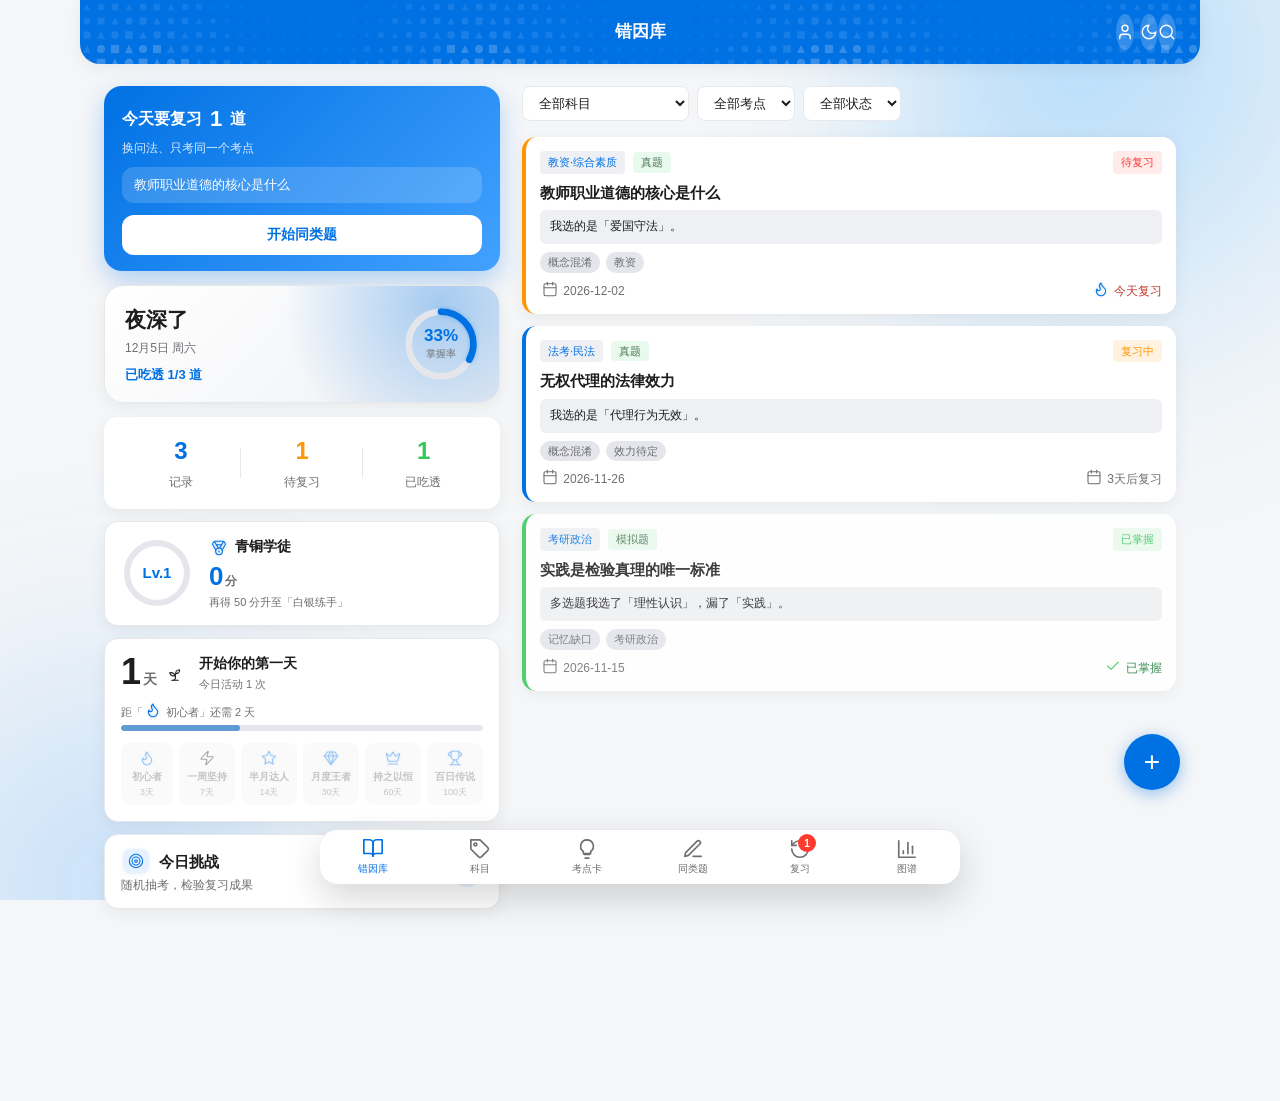
<file: index.html>
<!DOCTYPE html>
<html lang="zh-CN">
<head>
    <meta charset="UTF-8">
    <meta name="viewport" content="width=device-width, initial-scale=1.0, maximum-scale=1.0, user-scalable=no">
    <title>错因档案 · 考前只补真正薄弱的地方</title>

    <!-- PWA：可安装、独立窗口、iOS 主屏图标 -->
    <link rel="manifest" href="manifest.webmanifest">
    <link rel="icon" href="assets/icon-192.png">
    <meta name="theme-color" content="#f5f5f7">
    <meta name="mobile-web-app-capable" content="yes">
    <meta name="apple-mobile-web-app-capable" content="yes">
    <meta name="apple-mobile-web-app-status-bar-style" content="default">
    <meta name="apple-mobile-web-app-title" content="错因">
    <link rel="apple-touch-icon" href="assets/icon-180.png">

    <!-- 代码高亮：已本地化到 vendor/，离线可用；6 种语言都在 common 构建里，
         原先额外加载的 languages/*.min.js 是冗余的，已移除。
         integrity 与文件内容绑定，替换文件时需同步更新（见 scripts/make-icons.mjs 说明）。 -->
    <link rel="stylesheet" href="vendor/highlight/atom-one-light.min.css?v=13"
          integrity="sha384-w6Ujm1VWa9HYFqGc89oAPn/DWDi2gUamjNrq9DRvEYm2X3ClItg9Y9xs1ViVo5b5">
    <script src="vendor/highlight/highlight.min.js?v=13" defer
            integrity="sha384-F/bZzf7p3Joyp5psL90p/p89AZJsndkSoGwRpXcZhleCWhd8SnRuoYo4d0yirjJp"></script>

    <link rel="stylesheet" href="style.css?v=13">
</head>
<body>
<!-- 环境氛围光斑（玻璃拟态背景） -->
<div class="ambient" aria-hidden="true"></div>
<!-- 顶部标题栏 -->
<header class="app-header">
    <canvas class="header-canvas" id="headerCanvas"></canvas>
    <div class="header-left">
        <button class="icon-btn" id="backBtn" style="display:none"><svg viewBox="0 0 24 24" fill="none" stroke="currentColor" stroke-width="1.8" stroke-linecap="round" stroke-linejoin="round"><path d="m12 19-7-7 7-7"/><path d="M19 12H5"/></svg></button>
    </div>
    <h1 class="header-title" id="pageTitle">代码错题集</h1>
    <div class="header-right">
        <button class="icon-btn" id="accountBtn" title="账号与同步"><svg viewBox="0 0 24 24" fill="none" stroke="currentColor" stroke-width="1.8" stroke-linecap="round" stroke-linejoin="round"><path d="M19 21v-2a4 4 0 0 0-4-4H9a4 4 0 0 0-4 4v2"/><circle cx="12" cy="7" r="4"/></svg></button>
        <button class="icon-btn" id="themeToggleBtn" title="切换深色模式"><svg viewBox="0 0 24 24" fill="none" stroke="currentColor" stroke-width="1.8" stroke-linecap="round" stroke-linejoin="round"><path d="M12 3a6 6 0 0 0 9 9 9 9 0 1 1-9-9Z"/></svg></button>
        <button class="icon-btn" id="searchBtn"><svg viewBox="0 0 24 24" fill="none" stroke="currentColor" stroke-width="1.8" stroke-linecap="round" stroke-linejoin="round"><circle cx="11" cy="11" r="8"/><path d="m21 21-4.3-4.3"/></svg></button>
    </div>
</header>

<!-- 主内容区 -->
<main class="app-main" id="appMain">

    <!-- 首页：错题列表 -->
    <section class="page active" id="pageHome">
        <!-- 桌面端：这两栏会在 >=900px 时并排（左：任务/概览，右：列表） -->
        <div class="home-side">
        <!-- 今日任务：首屏第一屏就回答"我现在该做什么" -->
        <div class="today-task" id="todayTask"></div>
        <div class="hero-card" id="heroCard">
            <div class="hero-greeting">
                <div class="hero-hi" id="heroGreeting">你好</div>
                <div class="hero-date" id="heroDate"></div>
                <div class="hero-sub" id="heroSub">记录第一道错题，开始成长</div>
            </div>
            <div class="hero-ring">
                <svg viewBox="0 0 80 80" class="progress-ring">
                    <circle class="progress-ring-bg" cx="40" cy="40" r="34"></circle>
                    <circle class="progress-ring-fill" id="heroRingFill" cx="40" cy="40" r="34"></circle>
                </svg>
                <div class="hero-ring-center">
                    <span class="hero-ring-num" id="heroRingNum">0%</span>
                    <span class="hero-ring-label" data-field="ringLabel">掌握率</span>
                </div>
            </div>
        </div>
        <div class="stats-bar">
            <div class="stat-item">
                <span class="stat-num" id="totalCount">0</span>
                <span class="stat-label" data-field="statTotal">总错题</span>
            </div>
            <div class="stat-item">
                <span class="stat-num" id="reviewCount">0</span>
                <span class="stat-label" data-field="statPending">待复习</span>
            </div>
            <div class="stat-item">
                <span class="stat-num" id="masteredCount">0</span>
                <span class="stat-label" data-field="statMastered">已掌握</span>
            </div>
        </div>
        <div class="points-card" id="pointsCard"></div>
        <div class="streak-bar" id="streakBar"></div>
        <div class="challenge-card" id="challengeCard" onclick="openChallenge()">
            <div class="challenge-card-info">
                <div class="challenge-card-title"><span class="ico" data-ico="target"><svg viewBox="0 0 24 24"><circle cx="12" cy="12" r="10"/><circle cx="12" cy="12" r="6"/><circle cx="12" cy="12" r="2"/></svg></span> 今日挑战</div>
                <div class="challenge-card-sub" id="challengeCardSub">随机抽考，检验复习成果</div>
            </div>
            <span class="challenge-card-go">→</span>
        </div>
        </div><!-- /home-side -->
        <div class="home-main">
        <div class="filter-bar">
            <select id="filterLang" class="filter-select">
                <option value="">全部语言</option>
                <option value="javascript">JavaScript</option>
                <option value="python">Python</option>
                <option value="cpp">C++</option>
                <option value="java">Java</option>
                <option value="c">C语言</option>
            </select>
            <select id="filterTag" class="filter-select">
                <option value="">全部考点</option>
            </select>
            <select id="filterStatus" class="filter-select">
                <option value="">全部状态</option>
                <option value="pending">待复习</option>
                <option value="reviewing">复习中</option>
                <option value="mastered">已掌握</option>
            </select>
        </div>
        <div class="mistake-list" id="mistakeList">
            <div class="empty-state">
                <div class="empty-icon"><span class="ico" data-ico="pencil-line"><svg viewBox="0 0 24 24"><path d="M12 20h9"/><path d="M16.5 3.5a2.12 2.12 0 0 1 3 3L7 19l-4 1 1-4z"/></svg></span></div>
                <p class="empty-text">还没有错题记录</p>
                <p class="empty-hint">点击下方 + 按钮添加你的第一道错题</p>
            </div>
        </div>
        </div><!-- /home-main -->
    </section>

    <!-- 分类页 -->
    <section class="page" id="pageCategory">
        <div class="category-summary">
            <h3><span class="ico" data-ico="library"><svg viewBox="0 0 24 24"><path d="m16 6 4 14"/><path d="M12 6v14"/><path d="M8 8v12"/><path d="M4 4v16"/></svg></span> 按考点分类</h3>
            <div class="tag-cloud" id="tagCloud">
                <div class="empty-state">
                    <p class="empty-text">暂无考点标签</p>
                </div>
            </div>
        </div>
        <div class="category-summary">
            <h3><span class="ico" data-ico="laptop"><svg viewBox="0 0 24 24"><path d="M20 16V7a2 2 0 0 0-2-2H6a2 2 0 0 0-2 2v9m16 0H4m16 0 1.28 2.55a1 1 0 0 1-.9 1.45H3.62a1 1 0 0 1-.9-1.45L4 16"/></svg></span> 按语言分类</h3>
            <div class="lang-stats" id="langStats"></div>
        </div>
    </section>

    <!-- 知识库页 -->
    <section class="page" id="pageKnowledge">
        <div class="knowledge-search-bar">
            <input type="text" id="knowledgeSearch" class="knowledge-search-input" placeholder="搜索知识点，如：二叉树、TCP、索引、动态规划...">
        </div>
        <div class="knowledge-categories" id="knowledgeCategories">
            <!-- 分类标签动态生成 -->
        </div>
        <div class="knowledge-list" id="knowledgeList">
            <!-- 知识点列表动态生成 -->
        </div>
    </section>

    <!-- 复习提醒页 -->
    <section class="page" id="pageReview">
        <div class="review-header">
            <h3>⏰ 复习计划</h3>
            <div class="review-tip">
                <p>基于艾宾浩斯遗忘曲线，为你安排科学复习</p>
            </div>
        </div>
        <div class="forgotten-list" id="forgottenList"></div>
        <div class="review-timeline" id="reviewTimeline">
            <div class="empty-state">
                <div class="empty-icon"><span class="ico" data-ico="sparkles"><svg viewBox="0 0 24 24"><path d="m12 3-1.9 5.8a2 2 0 0 1-1.3 1.3L3 12l5.8 1.9a2 2 0 0 1 1.3 1.3L12 21l1.9-5.8a2 2 0 0 1 1.3-1.3L21 12l-5.8-1.9a2 2 0 0 1-1.3-1.3z"/></svg></span></div>
                <p class="empty-text">太棒了！今日无需复习</p>
            </div>
        </div>
    </section>

    <!-- 添加/编辑错题页 -->
    <section class="page" id="pageEdit">
        <form id="mistakeForm" class="edit-form">
            <div class="form-group">
                <label class="form-label" data-field="fTitle">题目标题 *</label>
                <input type="text" id="inputTitle" class="form-input" placeholder="例如：快速排序边界条件错误" required>
            </div>

            <div class="form-group">
                <label class="form-label" data-field="fLang">编程语言 *</label>
                <select id="inputLang" class="form-input" required>
                    <option value="javascript">JavaScript</option>
                    <option value="python">Python</option>
                    <option value="cpp">C++</option>
                    <option value="java">Java</option>
                    <option value="c">C语言</option>
                </select>
            </div>

            <div class="form-group">
                <label class="form-label" data-field="fDesc">题目描述</label>
                <textarea id="inputDesc" class="form-input form-textarea" rows="3" placeholder="简单描述一下这道题目..."></textarea>
            </div>

            <div class="form-group">
                <label class="form-label" data-field="fWrong">错误代码 *</label>
                <textarea id="inputWrongCode" class="form-input form-textarea code-input" rows="6" placeholder="粘贴你的错误代码..." required></textarea>
            </div>

            <div class="form-group">
                <label class="form-label" data-field="fRight">正确代码</label>
                <textarea id="inputRightCode" class="form-input form-textarea code-input" rows="6" placeholder="粘贴正确的代码实现..."></textarea>
            </div>

            <div class="form-group">
                <label class="form-label"><span class="ico" data-ico="camera"><svg viewBox="0 0 24 24"><path d="M14.5 4h-5L7 7H4a2 2 0 0 0-2 2v9a2 2 0 0 0 2 2h16a2 2 0 0 0 2-2V9a2 2 0 0 0-2-2h-3l-2.5-3z"/><circle cx="12" cy="13" r="3"/></svg></span> 题目图片（可选）</label>
                <div class="image-upload">
                    <input type="file" id="inputImage" accept="image/*" capture="environment" hidden>
                    <button type="button" class="upload-btn" id="uploadBtn">
                        <span class="upload-icon"><span class="ico" data-ico="camera"><svg viewBox="0 0 24 24"><path d="M14.5 4h-5L7 7H4a2 2 0 0 0-2 2v9a2 2 0 0 0 2 2h16a2 2 0 0 0 2-2V9a2 2 0 0 0-2-2h-3l-2.5-3z"/><circle cx="12" cy="13" r="3"/></svg></span></span>
                        <span>拍照/选择图片</span>
                    </button>
                    <button type="button" class="upload-btn upload-btn--primary" id="ocrEntryBtn">
                        <span class="upload-icon"><span class="ico" data-ico="tag"><svg viewBox="0 0 24 24"><path d="M20.59 13.41 13.42 20.58a2 2 0 0 1-2.83 0L2 12V2h10l8.59 8.59a2 2 0 0 1 0 2.82z"/><circle cx="7" cy="7" r="1.5"/></svg></span></span>
                        <span>OCR 拍照识别</span>
                    </button>
                    <div class="image-preview" id="imagePreview"></div>
                </div>
            </div>

            <div class="form-group">
                <div class="form-label-row">
                    <label class="form-label" data-field="fTags">考点标签（用逗号分隔多个）</label>
                    <button type="button" class="ai-tag-btn" id="aiTagBtn"><span class="ico" data-ico="bot"><svg viewBox="0 0 24 24"><path d="M12 8V4H8"/><rect width="16" height="12" x="4" y="8" rx="2"/><path d="M2 14h2"/><path d="M20 14h2"/><path d="M15 13v2"/><path d="M9 13v2"/></svg></span> AI 智能打标</button>
                </div>
                <input type="text" id="inputTags" class="form-input" placeholder="例如: 快速排序, 递归, 分治算法">
                <p class="ai-tag-hint" id="aiTagHint">粘贴题目和代码后点击 AI 智能打标，自动推荐标签、标题和错因</p>
            </div>

            <div class="form-group">
                <label class="form-label" data-field="fNote">错误分析 / 笔记</label>
                <textarea id="inputNote" class="form-input form-textarea" rows="3" placeholder="记录一下为什么会错，下次要注意什么..."></textarea>
            </div>

            <div class="form-group">
                <label class="form-label" data-field="fSource">来源</label>
                <select id="inputSource" class="form-input">
                    <option value="二级C">计算机二级</option>
                    <option value="蓝桥杯">蓝桥杯</option>
                    <option value="PAT">PAT</option>
                    <option value="LeetCode">LeetCode</option>
                    <option value="OJ">其他OJ</option>
                    <option value="课堂">课堂练习</option>
                    <option value="其他">其他</option>
                </select>
            </div>

            <button type="submit" class="submit-btn"><span class="ico" data-ico="save"><svg viewBox="0 0 24 24"><path d="M19 21H5a2 2 0 0 1-2-2V5a2 2 0 0 1 2-2h11l5 5v11a2 2 0 0 1-2 2z"/><polyline points="17 21 17 13 7 13 7 21"/><polyline points="7 3 7 8 15 8"/></svg></span> 保存错题</button>
        </form>
    </section>

    <!-- 错题详情页 -->
    <section class="page" id="pageDetail">
        <div class="detail-container" id="detailContainer"></div>
    </section>

    <!-- 搜索弹窗 -->
    <div class="modal-overlay" id="searchModal" style="display:none">
        <div class="modal-content">
            <div class="search-box">
                <input type="text" id="searchInput" class="search-input" placeholder="搜索错题标题、标签、代码...">
                <button class="icon-btn" id="closeSearch"><svg viewBox="0 0 24 24" fill="none" stroke="currentColor" stroke-width="1.8" stroke-linecap="round" stroke-linejoin="round"><path d="M18 6 6 18"/><path d="m6 6 12 12"/></svg></button>
            </div>
            <div class="search-results" id="searchResults"></div>
        </div>
    </div>

    <!-- 知识详情弹窗 -->
    <div class="modal-overlay" id="knowledgeModal" style="display:none">
        <div class="modal-content knowledge-modal-content">
            <div class="search-box">
                <span id="knowledgeModalTitle" class="knowledge-modal-title">知识点详情</span>
                <button class="icon-btn" id="closeKnowledgeModal" style="background:var(--surface);color:var(--text)"><svg viewBox="0 0 24 24" fill="none" stroke="currentColor" stroke-width="1.8" stroke-linecap="round" stroke-linejoin="round"><path d="M18 6 6 18"/><path d="m6 6 12 12"/></svg></button>
            </div>
            <div class="knowledge-detail" id="knowledgeDetail"></div>
        </div>
    </div>

    <!-- 练习页面 -->
    <section class="page" id="pagePractice">
        <div class="practice-header">
            <h3><span class="ico" data-ico="pencil"><svg viewBox="0 0 24 24"><path d="M21.174 6.812a1 1 0 0 0-3.986-3.987L3.842 16.174a2 2 0 0 0-.5.83l-1.321 4.352a.5.5 0 0 0 .623.622l4.353-1.32a2 2 0 0 0 .83-.497z"/></svg></span> 错题练习</h3>
            <p>通过练习巩固知识点，举一反三</p>
        </div>
        <div class="practice-stats">
            <div class="practice-stat-item">
                <span class="practice-stat-num" id="practiceDone">0</span>
                <span class="practice-stat-label">已做</span>
            </div>
            <div class="practice-stat-item">
                <span class="practice-stat-num" id="practiceCorrect">0</span>
                <span class="practice-stat-label">正确</span>
            </div>
            <div class="practice-stat-item">
                <span class="practice-stat-num" id="practiceRate">0%</span>
                <span class="practice-stat-label">正确率</span>
            </div>
        </div>
        <div class="practice-filter">
            <button class="practice-cat-btn active" data-cat="">全部</button>
            <button class="practice-cat-btn" data-cat="数据结构">数据结构</button>
            <button class="practice-cat-btn" data-cat="算法">算法</button>
            <button class="practice-cat-btn" data-cat="操作系统">操作系统</button>
            <button class="practice-cat-btn" data-cat="计算机网络">网络</button>
            <button class="practice-cat-btn" data-cat="数据库">数据库</button>
            <button class="practice-cat-btn" data-cat="软件工程">软工</button>
            <button class="practice-cat-btn" data-cat="计算机组成">组成</button>
            <button class="practice-cat-btn ai-cat-btn" data-cat="AI变式"><span class="ico" data-ico="bot"><svg viewBox="0 0 24 24"><path d="M12 8V4H8"/><rect width="16" height="12" x="4" y="8" rx="2"/><path d="M2 14h2"/><path d="M20 14h2"/><path d="M15 13v2"/><path d="M9 13v2"/></svg></span> AI变式</button>
        </div>
        <div class="practice-list" id="practiceList"></div>
    </section>

    <!-- 答题弹窗 -->
    <div class="modal-overlay" id="practiceModal" style="display:none">
        <div class="modal-content practice-modal-content">
            <div class="practice-quiz-header">
                <span id="practiceModalTitle" class="knowledge-modal-title">答题</span>
                <button class="icon-btn" id="closePracticeModal" style="background:var(--surface);color:var(--text)"><svg viewBox="0 0 24 24" fill="none" stroke="currentColor" stroke-width="1.8" stroke-linecap="round" stroke-linejoin="round"><path d="M18 6 6 18"/><path d="m6 6 12 12"/></svg></button>
            </div>
            <div class="practice-quiz" id="practiceQuiz"></div>
        </div>
    </div>

    <!-- AI 举一反三弹窗 -->
    <div class="modal-overlay" id="aiModal" style="display:none">
        <div class="modal-content ai-modal-content">
            <div class="practice-quiz-header ai-modal-header">
                <span id="aiModalTitle" class="knowledge-modal-title"><span class="ico" data-ico="bot"><svg viewBox="0 0 24 24"><path d="M12 8V4H8"/><rect width="16" height="12" x="4" y="8" rx="2"/><path d="M2 14h2"/><path d="M20 14h2"/><path d="M15 13v2"/><path d="M9 13v2"/></svg></span> AI 举一反三</span>
                <div class="ai-header-actions">
                    <button class="ai-link-btn" id="openAISettingsBtn"><span class="ico" data-ico="settings"><svg viewBox="0 0 24 24"><path d="M12.22 2h-.44a2 2 0 0 0-2 2v.18a2 2 0 0 1-1 1.73l-.43.25a2 2 0 0 1-2 0l-.15-.08a2 2 0 0 0-2.73.73l-.22.38a2 2 0 0 0 .73 2.73l.15.1a2 2 0 0 1 1 1.72v.51a2 2 0 0 1-1 1.74l-.15.09a2 2 0 0 0-.73 2.73l.22.38a2 2 0 0 0 2.73.73l.15-.08a2 2 0 0 1 2 0l.43.25a2 2 0 0 1 1 1.73V20a2 2 0 0 0 2 2h.44a2 2 0 0 0 2-2v-.18a2 2 0 0 1 1-1.73l.43-.25a2 2 0 0 1 2 0l.15.08a2 2 0 0 0 2.73-.73l.22-.39a2 2 0 0 0-.73-2.73l-.15-.08a2 2 0 0 1-1-1.74v-.5a2 2 0 0 1 1-1.74l.15-.09a2 2 0 0 0 .73-2.73l-.22-.38a2 2 0 0 0-2.73-.73l-.15.08a2 2 0 0 1-2 0l-.43-.25a2 2 0 0 1-1-1.73V4a2 2 0 0 0-2-2z"/><circle cx="12" cy="12" r="3"/></svg></span> 配置</button>
                    <button class="icon-btn" id="closeAIModal" style="background:var(--surface);color:var(--text)"><svg viewBox="0 0 24 24" fill="none" stroke="currentColor" stroke-width="1.8" stroke-linecap="round" stroke-linejoin="round"><path d="M18 6 6 18"/><path d="m6 6 12 12"/></svg></button>
                </div>
            </div>
            <div class="ai-body" id="aiBody"></div>
        </div>
    </div>

    <!-- AI 编程伙伴对话弹窗 -->
    <div class="modal-overlay" id="chatModal" style="display:none">
        <div class="modal-content chat-modal-content">
            <div class="practice-quiz-header ai-modal-header">
                <span id="chatModalTitle" class="knowledge-modal-title"><span class="ico" data-ico="message-circle"><svg viewBox="0 0 24 24"><path d="M7.9 20A9 9 0 1 0 4 16.1L2 22Z"/></svg></span> AI 对话</span>
                <button class="icon-btn" id="closeChatModal" style="background:var(--surface);color:var(--text)"><svg viewBox="0 0 24 24" fill="none" stroke="currentColor" stroke-width="1.8" stroke-linecap="round" stroke-linejoin="round"><path d="M18 6 6 18"/><path d="m6 6 12 12"/></svg></button>
            </div>
            <div class="chat-body" id="chatBody"></div>
            <div class="chat-input-bar">
                <textarea id="chatInput" class="chat-textarea" rows="1" placeholder="输入你的问题，例如「为什么这里会越界？」"></textarea>
                <button class="chat-send-btn" id="chatSendBtn">发送</button>
            </div>
        </div>
    </div>

    <!-- AI 配置弹窗 -->
    <div class="modal-overlay" id="aiSettingsModal" style="display:none">
        <div class="modal-content ai-settings-content">
            <div class="practice-quiz-header">
                <span class="knowledge-modal-title"><span class="ico" data-ico="settings"><svg viewBox="0 0 24 24"><path d="M12.22 2h-.44a2 2 0 0 0-2 2v.18a2 2 0 0 1-1 1.73l-.43.25a2 2 0 0 1-2 0l-.15-.08a2 2 0 0 0-2.73.73l-.22.38a2 2 0 0 0 .73 2.73l.15.1a2 2 0 0 1 1 1.72v.51a2 2 0 0 1-1 1.74l-.15.09a2 2 0 0 0-.73 2.73l.22.38a2 2 0 0 0 2.73.73l.15-.08a2 2 0 0 1 2 0l.43.25a2 2 0 0 1 1 1.73V20a2 2 0 0 0 2 2h.44a2 2 0 0 0 2-2v-.18a2 2 0 0 1 1-1.73l.43-.25a2 2 0 0 1 2 0l.15.08a2 2 0 0 0 2.73-.73l.22-.39a2 2 0 0 0-.73-2.73l-.15-.08a2 2 0 0 1-1-1.74v-.5a2 2 0 0 1 1-1.74l.15-.09a2 2 0 0 0 .73-2.73l-.22-.38a2 2 0 0 0-2.73-.73l-.15.08a2 2 0 0 1-2 0l-.43-.25a2 2 0 0 1-1-1.73V4a2 2 0 0 0-2-2z"/><circle cx="12" cy="12" r="3"/></svg></span> AI 配置</span>
                <button class="icon-btn" id="closeAISettings" style="background:var(--surface);color:var(--text)"><svg viewBox="0 0 24 24" fill="none" stroke="currentColor" stroke-width="1.8" stroke-linecap="round" stroke-linejoin="round"><path d="M18 6 6 18"/><path d="m6 6 12 12"/></svg></button>
            </div>
            <div class="ai-settings-body">
                <div class="ai-settings-tip">
                    支持 OpenAI 兼容接口（DeepSeek、智谱、通义、OpenAI 等）。Key 仅保存在本机 localStorage，不会上传。
                </div>
                <div class="form-group">
                    <label class="form-label">API Base URL</label>
                    <input type="text" id="aiBaseURL" class="form-input" placeholder="https://api.deepseek.com/v1">
                </div>
                <div class="form-group">
                    <label class="form-label">API Key</label>
                    <input type="password" id="aiApiKey" class="form-input" placeholder="sk-...">
                </div>
                <div class="form-group">
                    <label class="form-label">模型名称</label>
                    <input type="text" id="aiModel" class="form-input" placeholder="deepseek-chat">
                </div>
                <div class="form-group">
                    <label class="form-label">出题数量</label>
                    <input type="number" id="aiCount" class="form-input" min="1" max="6" value="3">
                </div>
                <div class="ai-settings-actions">
                    <button class="practice-quiz-btn practice-quiz-btn-secondary" id="cancelAISettings">取消</button>
                    <button class="practice-quiz-btn practice-quiz-btn-primary" id="saveAISettings"><span class="ico" data-ico="save"><svg viewBox="0 0 24 24"><path d="M19 21H5a2 2 0 0 1-2-2V5a2 2 0 0 1 2-2h11l5 5v11a2 2 0 0 1-2 2z"/><polyline points="17 21 17 13 7 13 7 21"/><polyline points="7 3 7 8 15 8"/></svg></span> 保存</button>
                </div>
            </div>
        </div>
    </div>

    <!-- 统计页 -->
    <section class="page" id="pageStats">
        <div class="stats-card">
            <h3 class="stats-card-title"><span class="ico" data-ico="compass"><svg viewBox="0 0 24 24"><circle cx="12" cy="12" r="10"/><polygon points="16.24 7.76 14.12 14.12 7.76 16.24 9.88 9.88 16.24 7.76"/></svg></span> 本周 AI 复习计划</h3>
            <p class="stats-card-sub">基于你的薄弱考点智能排期，点击条目开始复习</p>
            <div class="review-plan-body" id="reviewPlanBody"></div>
            <button class="ai-gen-btn" style="width:100%;margin-top:10px" onclick="renderReviewPlan()"><span class="ico" data-ico="refresh-cw"><svg viewBox="0 0 24 24"><path d="M3 12a9 9 0 0 1 9-9 9.75 9.75 0 0 1 6.74 2.74L21 8"/><path d="M21 3v5h-5"/><path d="M21 12a9 9 0 0 1-9 9 9.75 9.75 0 0 1-6.74-2.74L3 16"/><path d="M8 16H3v5"/></svg></span> 生成/刷新复习计划</button>
        </div>

        <div class="stats-card">
            <h3 class="stats-card-title"><span class="ico" data-ico="bot"><svg viewBox="0 0 24 24"><path d="M12 8V4H8"/><rect width="16" height="12" x="4" y="8" rx="2"/><path d="M2 14h2"/><path d="M20 14h2"/><path d="M15 13v2"/><path d="M9 13v2"/></svg></span> AI 复习周报</h3>
            <p class="stats-card-sub">汇总近 7 天学习数据，AI 点评并给出下周建议</p>
            <button class="ai-gen-btn" style="width:100%" onclick="openWeeklyReport()"><span class="ico" data-ico="trending-up"><svg viewBox="0 0 24 24"><polyline points="22 7 13.5 15.5 8.5 10.5 2 17"/><polyline points="16 7 22 7 22 13"/></svg></span> 生成本周报告</button>
        </div>

        <div class="stats-card">
            <h3 class="stats-card-title"><span class="ico" data-ico="medal"><svg viewBox="0 0 24 24"><path d="M7.21 15 2.66 7.14a2 2 0 0 1 .13-2.2L4.4 2.8A2 2 0 0 1 6 2h12a2 2 0 0 1 1.6.8l1.6 2.14a2 2 0 0 1 .14 2.2L16.79 15"/><path d="M11 12 5.12 2.2"/><path d="m13 12 5.88-9.8"/><path d="M8 7h8"/><circle cx="12" cy="17" r="5"/><path d="M12 18v-2h-.01"/></svg></span> 成就勋章</h3>
            <p class="stats-card-sub">坚持学习，解锁更多成就</p>
            <div class="achievement-summary">
                <span>已解锁 <b id="achievementUnlockedNum">0</b> / <span id="achievementTotalNum">0</span></span>
                <span id="achievementProgressText"></span>
            </div>
            <div class="achievement-grid" id="achievementGrid"></div>
        </div>

        <div class="stats-card">
            <h3 class="stats-card-title">⏰ 复习提醒</h3>
            <p class="stats-card-sub">到点提醒当天待复习的错题（本机通知）</p>
            <div class="reminder-row">
                <span class="reminder-label">每日提醒</span>
                <input type="time" id="reminderTime" class="reminder-input" value="20:00">
                <div class="switch" id="reminderSwitch" onclick="toggleReminder()"></div>
            </div>
            <div class="reminder-tip" id="reminderTip">开启后，每天指定时间若打开本应用且有待复习错题，会弹出通知提醒。</div>
            <button class="mini-btn" style="margin-top:8px" onclick="sendTestReminder()"><span class="ico" data-ico="bell"><svg viewBox="0 0 24 24"><path d="M6 8a6 6 0 0 1 12 0c0 7 3 9 3 9H3s3-2 3-9"/><path d="M10.3 21a1.94 1.94 0 0 0 3.4 0"/></svg></span> 发送测试提醒</button>
        </div>

        <div class="stats-card">
            <h3 class="stats-card-title"><span class="ico" data-ico="flame"><svg viewBox="0 0 24 24"><path d="M8.5 14.5A2.5 2.5 0 0 0 11 12c0-1.38-.5-2-1-3-1.072-2.143-.224-4.054 2-6 .5 2.5 2 4.9 4 6.5 2 1.6 3 3.5 3 5.5a7 7 0 1 1-14 0c0-1.153.433-2.294 1-3a2.5 2.5 0 0 0 2.5 2.5z"/></svg></span> 复习热力图</h3>
            <p class="stats-card-sub" id="statsHeatTitle">加载中...</p>
            <div class="heatmap-grid" id="heatmapGrid"></div>
            <div class="heatmap-months">
                <span class="heat-month">近 6 个月</span>
            </div>
            <div class="heat-legend">
                <span>少</span>
                <i class="heat-cell l0"></i>
                <i class="heat-cell l1"></i>
                <i class="heat-cell l2"></i>
                <i class="heat-cell l3"></i>
                <i class="heat-cell l4"></i>
                <span>多</span>
            </div>
        </div>

        <div class="stats-card">
            <h3 class="stats-card-title"><span class="ico" data-ico="target"><svg viewBox="0 0 24 24"><circle cx="12" cy="12" r="10"/><circle cx="12" cy="12" r="6"/><circle cx="12" cy="12" r="2"/></svg></span> 弱点雷达图</h3>
            <p class="stats-card-sub">按考点标签统计未掌握率与练习错误率（值越高越需加强）</p>
            <div class="stats-empty" id="statsRadarEmpty" style="display:none">
                <p class="empty-text">暂无足够的错题/练习数据</p>
                <p class="empty-hint">添加错题或做几次练习后会在这里生成雷达图</p>
            </div>
            <div id="radarSvg"></div>
        </div>

        <div class="stats-card">
            <h3 class="stats-card-title"><span class="ico" data-ico="trending-up"><svg viewBox="0 0 24 24"><polyline points="22 7 13.5 15.5 8.5 10.5 2 17"/><polyline points="16 7 22 7 22 13"/></svg></span> 错题趋势</h3>
            <div class="trend-tabs">
                <button class="trend-tab active" data-range="week" onclick="setTrendRange('week')">按周</button>
                <button class="trend-tab" data-range="month" onclick="setTrendRange('month')">按月</button>
            </div>
            <div class="trend-legend">
                <span class="trend-legend-item"><i class="legend-line" style="background:#0071e3"></i>新增错题</span>
                <span class="trend-legend-item"><i class="legend-line" style="background:#34c759"></i>已掌握</span>
            </div>
            <div class="stats-empty" id="statsTrendEmpty" style="display:none">
                <p class="empty-text">暂无错题数据</p>
                <p class="empty-hint">记录一些错题后这里会显示掌握趋势</p>
            </div>
            <div id="trendSvg"></div>
        </div>

        <div class="stats-card">
            <h3 class="stats-card-title"><span class="ico" data-ico="calendar"><svg viewBox="0 0 24 24"><path d="M8 2v4"/><path d="M16 2v4"/><rect width="18" height="18" x="3" y="4" rx="2"/><path d="M3 10h18"/></svg></span> 错题日历回顾</h3>
            <p class="stats-card-sub">点击某天可回看当天记录的错题</p>
            <div class="cal-header">
                <button class="cal-nav" onclick="calMoveMonth(-1)">‹</button>
                <span class="cal-title" id="calTitle"></span>
                <button class="cal-nav" onclick="calMoveMonth(1)">›</button>
            </div>
            <div class="cal-weekdays">
                <span>日</span><span>一</span><span>二</span><span>三</span><span>四</span><span>五</span><span>六</span>
            </div>
            <div class="cal-grid" id="calGrid"></div>
            <div class="cal-day-list" id="calDayList"></div>
        </div>

        <div class="stats-card">
            <h3 class="stats-card-title"><span class="ico" data-ico="folder"><svg viewBox="0 0 24 24"><path d="M20 20a2 2 0 0 0 2-2V8a2 2 0 0 0-2-2h-7.9a2 2 0 0 1-1.69-.9L9.6 3.9A2 2 0 0 0 7.93 3H4a2 2 0 0 0-2 2v13a2 2 0 0 0 2 2Z"/></svg></span> 数据管理</h3>
            <p class="stats-card-sub">导出错题 PDF 打印复习，或备份/恢复/云端同步数据</p>
            <div class="data-mgmt-btns">
                <button class="ai-gen-btn" style="margin-right:8px" onclick="exportDataPDF()"><span class="ico" data-ico="printer"><svg viewBox="0 0 24 24"><path d="M6 18H4a2 2 0 0 1-2-2v-5a2 2 0 0 1 2-2h16a2 2 0 0 1 2 2v5a2 2 0 0 1-2 2h-2"/><path d="M6 9V2h12v7"/><path d="M6 14h12v8H6z"/></svg></span> 导出 PDF</button>
                <button class="ai-gen-btn" onclick="exportBackup()"><span class="ico" data-ico="save"><svg viewBox="0 0 24 24"><path d="M19 21H5a2 2 0 0 1-2-2V5a2 2 0 0 1 2-2h11l5 5v11a2 2 0 0 1-2 2z"/><polyline points="17 21 17 13 7 13 7 21"/><polyline points="7 3 7 8 15 8"/></svg></span> 备份 JSON</button>
                <button class="ai-gen-btn" onclick="document.getElementById('backupFile').click()"><span class="ico" data-ico="download"><svg viewBox="0 0 24 24"><path d="M21 15v4a2 2 0 0 1-2 2H5a2 2 0 0 1-2-2v-4"/><polyline points="7 10 12 15 17 10"/><line x1="12" x2="12" y1="15" y2="3"/></svg></span> 恢复备份</button>
                <button class="ai-gen-btn" onclick="openSyncModal()"><span class="ico" data-ico="cloud"><svg viewBox="0 0 24 24"><path d="M17.5 19H9a7 7 0 1 1 6.71-9h1.79a4.5 4.5 0 1 1 0 9Z"/></svg></span> 云端同步</button>
            </div>
            <input type="file" id="backupFile" accept=".json,application/json" style="display:none" onchange="importBackup(this)">
        </div>
    </section>

    <!-- 随机抽考挑战弹窗 -->
    <div class="modal-overlay" id="challengeModal" style="display:none">
        <div class="modal-content challenge-modal-content">
            <div class="practice-quiz-header">
                <span class="knowledge-modal-title"><span class="ico" data-ico="target"><svg viewBox="0 0 24 24"><circle cx="12" cy="12" r="10"/><circle cx="12" cy="12" r="6"/><circle cx="12" cy="12" r="2"/></svg></span> 随机抽考挑战</span>
                <button class="icon-btn" id="closeChallengeModal" style="background:var(--surface);color:var(--text)"><svg viewBox="0 0 24 24" fill="none" stroke="currentColor" stroke-width="1.8" stroke-linecap="round" stroke-linejoin="round"><path d="M18 6 6 18"/><path d="m6 6 12 12"/></svg></button>
            </div>
            <div class="challenge-body" id="challengeBody"></div>
        </div>
    </div>

    <!-- 分享弹窗 -->
    <div class="modal-overlay" id="shareModal" style="display:none">
        <div class="modal-content share-modal-content">
            <div class="share-modal-title-row">
                <span class="knowledge-modal-title"><span class="ico" data-ico="upload"><svg viewBox="0 0 24 24"><path d="M21 15v4a2 2 0 0 1-2 2H5a2 2 0 0 1-2-2v-4"/><polyline points="17 8 12 3 7 8"/><line x1="12" x2="12" y1="3" y2="15"/></svg></span> 分享错题</span>
                <button class="icon-btn" id="closeShareModal" style="background:var(--surface);color:var(--text)"><svg viewBox="0 0 24 24" fill="none" stroke="currentColor" stroke-width="1.8" stroke-linecap="round" stroke-linejoin="round"><path d="M18 6 6 18"/><path d="m6 6 12 12"/></svg></button>
            </div>
            <div class="share-options" id="shareOptions"></div>
        </div>
    </div>

    <!-- OCR 识别录入弹窗 -->
    <div class="modal-overlay" id="ocrModal" style="display:none">
        <div class="modal-content ocr-modal-content">
            <div class="practice-quiz-header">
                <span class="knowledge-modal-title"><span class="ico" data-ico="tag"><svg viewBox="0 0 24 24"><path d="M20.59 13.41 13.42 20.58a2 2 0 0 1-2.83 0L2 12V2h10l8.59 8.59a2 2 0 0 1 0 2.82z"/><circle cx="7" cy="7" r="1.5"/></svg></span> OCR 拍照识别录入</span>
                <button class="icon-btn" id="closeOcrModal" style="background:var(--surface);color:var(--text)"><svg viewBox="0 0 24 24" fill="none" stroke="currentColor" stroke-width="1.8" stroke-linecap="round" stroke-linejoin="round"><path d="M18 6 6 18"/><path d="m6 6 12 12"/></svg></button>
            </div>
            <div class="ocr-body" id="ocrBody"></div>
        </div>
    </div>

    <!-- 云端同步弹窗 -->
    <div class="modal-overlay" id="syncModal" style="display:none">
        <div class="modal-content sync-modal-content">
            <div class="practice-quiz-header">
                <span class="knowledge-modal-title"><span class="ico" data-ico="cloud"><svg viewBox="0 0 24 24"><path d="M17.5 19H9a7 7 0 1 1 6.71-9h1.79a4.5 4.5 0 1 1 0 9Z"/></svg></span> 云端同步</span>
                <button class="icon-btn" id="closeSyncModal" style="background:var(--surface);color:var(--text)"><svg viewBox="0 0 24 24" fill="none" stroke="currentColor" stroke-width="1.8" stroke-linecap="round" stroke-linejoin="round"><path d="M18 6 6 18"/><path d="m6 6 12 12"/></svg></button>
            </div>
            <div class="sync-body" id="syncBody"></div>
        </div>
    </div>

    <!-- AI 复习周报弹窗 -->
    <div class="modal-overlay" id="weeklyModal" style="display:none">
        <div class="modal-content weekly-modal-content">
            <div class="practice-quiz-header">
                <span class="knowledge-modal-title"><span class="ico" data-ico="trending-up"><svg viewBox="0 0 24 24"><polyline points="22 7 13.5 15.5 8.5 10.5 2 17"/><polyline points="16 7 22 7 22 13"/></svg></span> AI 复习周报</span>
                <button class="icon-btn" id="closeWeeklyModal" style="background:var(--surface);color:var(--text)"><svg viewBox="0 0 24 24" fill="none" stroke="currentColor" stroke-width="1.8" stroke-linecap="round" stroke-linejoin="round"><path d="M18 6 6 18"/><path d="m6 6 12 12"/></svg></button>
            </div>
            <div class="weekly-body" id="weeklyBody"></div>
        </div>
    </div>
</main>

<!-- 悬浮添加按钮 -->
<button class="fab-btn" id="fabAdd">+</button>

<!-- 底部 Tab 栏 -->
<nav class="bottom-nav">
    <button class="nav-item active" data-page="pageHome">
        <span class="nav-icon"><svg viewBox="0 0 24 24" fill="none" stroke="currentColor" stroke-width="1.8" stroke-linecap="round" stroke-linejoin="round"><path d="M2 3h6a4 4 0 0 1 4 4v14a3 3 0 0 0-3-3H2z"/><path d="M22 3h-6a4 4 0 0 0-4 4v14a3 3 0 0 1 3-3h7z"/></svg></span>
        <span class="nav-label">错题本</span>
    </button>
    <button class="nav-item" data-page="pageCategory">
        <span class="nav-icon"><svg viewBox="0 0 24 24" fill="none" stroke="currentColor" stroke-width="1.8" stroke-linecap="round" stroke-linejoin="round"><path d="M20.59 13.41 13.42 20.58a2 2 0 0 1-2.83 0L2 12V2h10l8.59 8.59a2 2 0 0 1 0 2.82z"/><circle cx="7" cy="7" r="1.5"/></svg></span>
        <span class="nav-label">分类</span>
    </button>
    <button class="nav-item" data-page="pageKnowledge">
        <span class="nav-icon"><svg viewBox="0 0 24 24" fill="none" stroke="currentColor" stroke-width="1.8" stroke-linecap="round" stroke-linejoin="round"><path d="M9 18h6"/><path d="M10 22h4"/><path d="M12 2a7 7 0 0 0-4 12.7V17h8v-2.3A7 7 0 0 0 12 2z"/></svg></span>
        <span class="nav-label">知识库</span>
    </button>
    <button class="nav-item" data-page="pagePractice">
        <span class="nav-icon"><svg viewBox="0 0 24 24" fill="none" stroke="currentColor" stroke-width="1.8" stroke-linecap="round" stroke-linejoin="round"><path d="M12 20h9"/><path d="M16.5 3.5a2.12 2.12 0 0 1 3 3L7 19l-4 1 1-4z"/></svg></span>
        <span class="nav-label">练习</span>
    </button>
    <button class="nav-item" data-page="pageReview">
        <span class="nav-icon"><svg viewBox="0 0 24 24" fill="none" stroke="currentColor" stroke-width="1.8" stroke-linecap="round" stroke-linejoin="round"><path d="M3 12a9 9 0 1 0 9-9 9.75 9.75 0 0 0-6.74 2.74L3 8"/><path d="M3 3v5h5"/></svg></span>
        <span class="nav-label">复习</span>
        <span class="nav-badge" id="reviewBadge" style="display:none">0</span>
    </button>
    <button class="nav-item" data-page="pageStats">
        <span class="nav-icon"><svg viewBox="0 0 24 24" fill="none" stroke="currentColor" stroke-width="1.8" stroke-linecap="round" stroke-linejoin="round"><path d="M3 3v18h18"/><path d="M18 17V9"/><path d="M13 17V5"/><path d="M8 17v-3"/></svg></span>
        <span class="nav-label">统计</span>
    </button>
</nav>

<!-- Toast 提示 -->
<div class="toast" id="toast"></div>

<!-- 分享卡片渲染容器（隐藏用于下载） -->
<div style="position:fixed;left:-9999px;top:0" id="shareCanvasHolder"></div>

<script src="product.js?v=13" defer></script>
<script src="cloud-config.js?v=13" defer></script>
<script src="practice-data.js?v=13" defer></script>
<script src="knowledge-data.js?v=13" defer></script>
<script src="image-store.js?v=13" defer></script>
<script src="account.js?v=13" defer></script>
<script src="app.js?v=13" defer></script>
<script src="cloud-sync.js?v=13" defer></script>
</body>
</html>
</file>
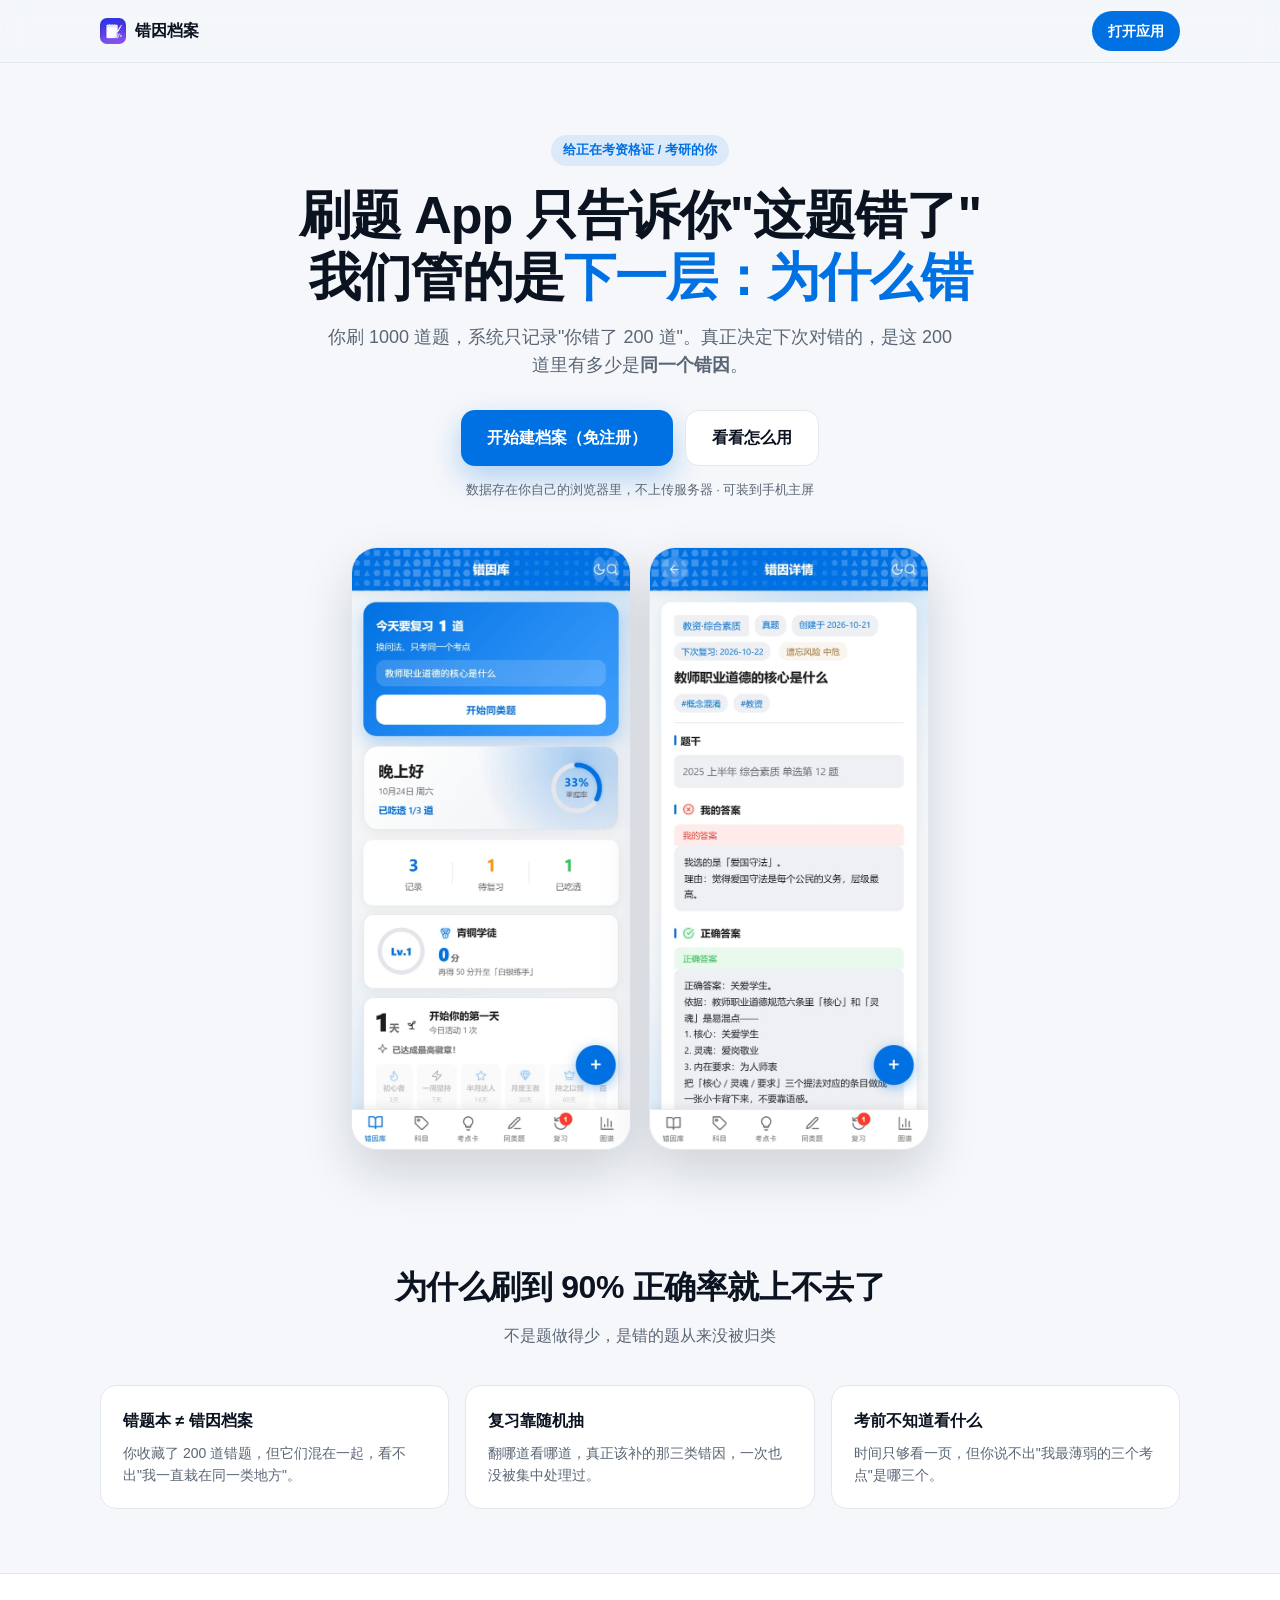
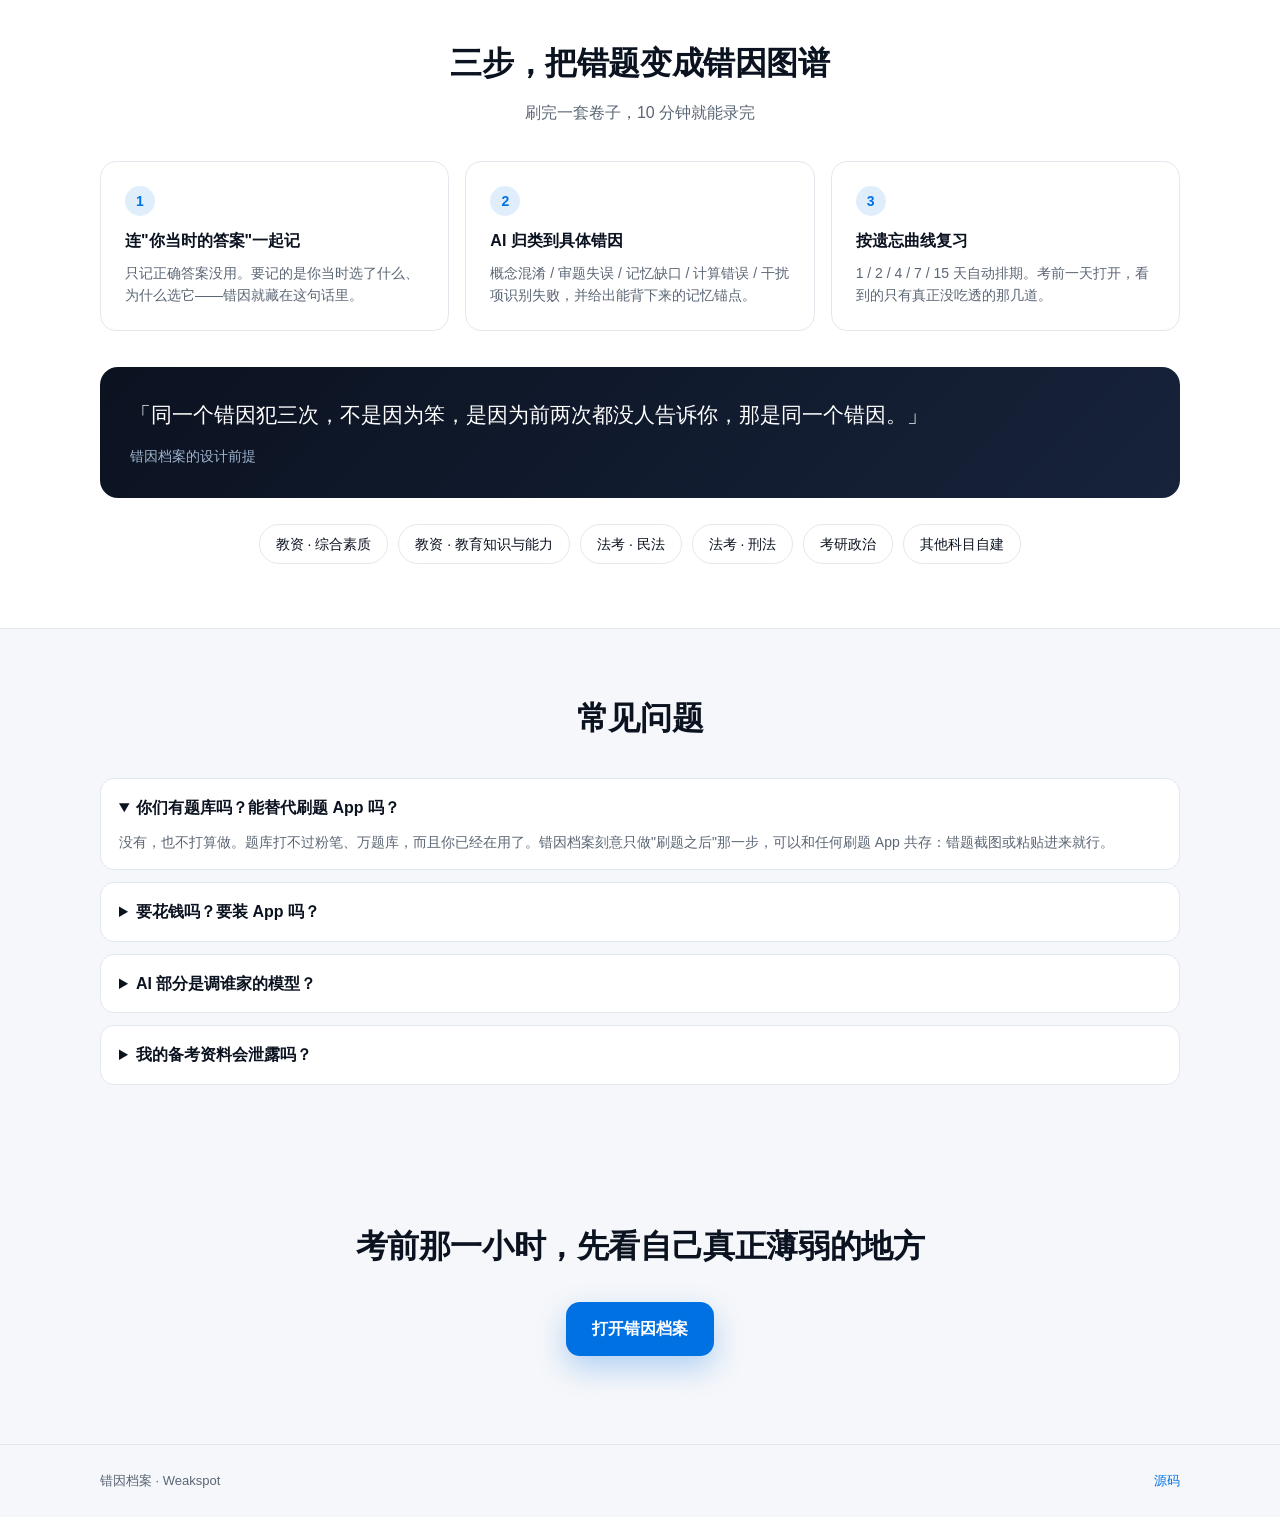
<file: landing.html>
<!DOCTYPE html>
<html lang="zh-CN">
<head>
<meta charset="UTF-8">
<meta name="viewport" content="width=device-width, initial-scale=1.0">
<title>错因档案 · 考前只补真正薄弱的地方</title>
<meta name="description" content="刷题 App 只告诉你这题错了。错因档案记录为什么错、错在哪个环节，AI 归类错因并按遗忘曲线安排复习。">
<meta name="theme-color" content="#0071e3">
<meta property="og:title" content="错因档案 · 考前只补真正薄弱的地方">
<meta property="og:description" content="把做错的题变成一张错因图谱，考前只补真正薄弱的地方。">
<meta property="og:image" content="assets/shot-home.jpg">
<link rel="icon" href="assets/icon-192.png">
<style>
  :root {
    --blue: #0071e3;
    --ink: #0b1220;
    --muted: #5b6675;
    --line: #e3e8ef;
    --bg: #f5f7fa;
    --card: #ffffff;
  }
  * { margin: 0; padding: 0; box-sizing: border-box; }
  body {
    font-family: -apple-system, BlinkMacSystemFont, 'Segoe UI', 'PingFang SC', 'Microsoft YaHei', sans-serif;
    color: var(--ink);
    background: var(--bg);
    line-height: 1.6;
    -webkit-font-smoothing: antialiased;
  }
  a { color: var(--blue); text-decoration: none; }
  .wrap { width: min(1080px, calc(100% - 40px)); margin: 0 auto; }

  .nav { position: sticky; top: 0; z-index: 10; background: rgba(245, 247, 250, .82); backdrop-filter: blur(14px); border-bottom: 1px solid var(--line); }
  .nav .wrap { display: flex; align-items: center; justify-content: space-between; height: 62px; }
  .brand { display: flex; align-items: center; gap: 9px; font-weight: 800; }
  .brand img { width: 26px; height: 26px; border-radius: 7px; }
  .nav-cta { padding: 9px 16px; border-radius: 999px; background: var(--blue); color: #fff; font-size: 14px; font-weight: 700; }

  .hero { padding: 72px 0 48px; text-align: center; }
  .tag { display: inline-block; padding: 5px 12px; border-radius: 999px; background: rgba(0, 113, 227, .1); color: var(--blue); font-size: 13px; font-weight: 700; }
  h1 { margin: 18px auto 14px; max-width: 860px; font-size: clamp(28px, 5vw, 52px); line-height: 1.2; letter-spacing: -1px; }
  h1 em { font-style: normal; color: var(--blue); }
  .sub { margin: 0 auto; max-width: 640px; color: var(--muted); font-size: clamp(15px, 2vw, 18px); }
  .cta-row { margin-top: 30px; display: flex; gap: 12px; justify-content: center; flex-wrap: wrap; }
  .btn { display: inline-flex; align-items: center; gap: 8px; padding: 14px 26px; border-radius: 14px; font-weight: 700; font-size: 16px; }
  .btn-primary { background: var(--blue); color: #fff; box-shadow: 0 12px 30px rgba(0, 113, 227, .28); }
  .btn-ghost { background: var(--card); color: var(--ink); border: 1px solid var(--line); }
  .fine { margin-top: 14px; font-size: 13px; color: var(--muted); }

  .shots { display: flex; gap: 18px; justify-content: center; margin-top: 46px; flex-wrap: wrap; }
  .shots img { width: min(280px, 42vw); border-radius: 26px; box-shadow: 0 22px 50px rgba(12, 26, 51, .16); border: 1px solid var(--line); }

  section { padding: 64px 0; }
  .section-title { text-align: center; font-size: clamp(22px, 3vw, 32px); letter-spacing: -.4px; }
  .section-sub { text-align: center; color: var(--muted); margin-top: 10px; }

  .pain { display: grid; grid-template-columns: repeat(auto-fit, minmax(240px, 1fr)); gap: 16px; margin-top: 36px; }
  .pain-card { background: var(--card); border: 1px solid var(--line); border-radius: 16px; padding: 22px; }
  .pain-card b { display: block; margin-bottom: 8px; font-size: 16px; }
  .pain-card p { color: var(--muted); font-size: 14px; }

  .steps { display: grid; grid-template-columns: repeat(auto-fit, minmax(240px, 1fr)); gap: 16px; margin-top: 36px; }
  .step { background: var(--card); border: 1px solid var(--line); border-radius: 16px; padding: 24px; }
  .step .num { display: inline-flex; width: 30px; height: 30px; align-items: center; justify-content: center; border-radius: 50%; background: rgba(0, 113, 227, .12); color: var(--blue); font-weight: 800; font-size: 14px; }
  .step b { display: block; margin: 12px 0 8px; font-size: 16px; }
  .step p { color: var(--muted); font-size: 14px; }

  .quote { margin-top: 36px; background: linear-gradient(135deg, #0b1220, #17233b); color: #fff; border-radius: 18px; padding: 30px; }
  .quote p { font-size: clamp(16px, 2.2vw, 21px); line-height: 1.7; }
  .quote span { display: block; margin-top: 12px; color: #9fb2cc; font-size: 14px; }

  .subjects { display: flex; gap: 10px; flex-wrap: wrap; justify-content: center; margin-top: 26px; }
  .chip { padding: 8px 16px; border-radius: 999px; background: #fff; border: 1px solid var(--line); font-size: 14px; }

  .faq { margin-top: 34px; display: grid; gap: 12px; }
  details { background: var(--card); border: 1px solid var(--line); border-radius: 14px; padding: 16px 18px; }
  summary { cursor: pointer; font-weight: 700; }
  details p { margin-top: 10px; color: var(--muted); font-size: 14px; }

  .final { text-align: center; padding: 72px 0 88px; }
  footer { border-top: 1px solid var(--line); padding: 26px 0; color: var(--muted); font-size: 13px; }
  footer .wrap { display: flex; justify-content: space-between; gap: 12px; flex-wrap: wrap; }
</style>
</head>
<body>

<nav class="nav">
  <div class="wrap">
    <div class="brand"><img src="assets/icon-192.png" alt="">错因档案</div>
    <a class="nav-cta" href="./index.html">打开应用</a>
  </div>
</nav>

<header class="hero">
  <div class="wrap">
    <span class="tag">给正在考资格证 / 考研的你</span>
    <h1>刷题 App 只告诉你"这题错了"<br>我们管的是<em>下一层：为什么错</em></h1>
    <p class="sub">你刷 1000 道题，系统只记录"你错了 200 道"。真正决定下次对错的，是这 200 道里有多少是<strong>同一个错因</strong>。</p>
    <div class="cta-row">
      <a class="btn btn-primary" href="./index.html">开始建档案（免注册）</a>
      <a class="btn btn-ghost" href="#how">看看怎么用</a>
    </div>
    <p class="fine">数据存在你自己的浏览器里，不上传服务器 · 可装到手机主屏</p>
  </div>
  <div class="wrap shots">
    <img src="assets/shot-home.jpg" alt="今日复习清单与错因库">
    <img src="assets/shot-detail.jpg" alt="错因详情：我的答案与正确答案">
  </div>
</header>

<section>
  <div class="wrap">
    <h2 class="section-title">为什么刷到 90% 正确率就上不去了</h2>
    <p class="section-sub">不是题做得少，是错的题从来没被归类</p>
    <div class="pain">
      <div class="pain-card">
        <b>错题本 ≠ 错因档案</b>
        <p>你收藏了 200 道错题，但它们混在一起，看不出"我一直栽在同一类地方"。</p>
      </div>
      <div class="pain-card">
        <b>复习靠随机抽</b>
        <p>翻哪道看哪道，真正该补的那三类错因，一次也没被集中处理过。</p>
      </div>
      <div class="pain-card">
        <b>考前不知道看什么</b>
        <p>时间只够看一页，但你说不出"我最薄弱的三个考点"是哪三个。</p>
      </div>
    </div>
  </div>
</section>

<section id="how" style="background:#fff;border-top:1px solid var(--line);border-bottom:1px solid var(--line)">
  <div class="wrap">
    <h2 class="section-title">三步，把错题变成错因图谱</h2>
    <p class="section-sub">刷完一套卷子，10 分钟就能录完</p>
    <div class="steps">
      <div class="step">
        <span class="num">1</span>
        <b>连"你当时的答案"一起记</b>
        <p>只记正确答案没用。要记的是你当时选了什么、为什么选它——错因就藏在这句话里。</p>
      </div>
      <div class="step">
        <span class="num">2</span>
        <b>AI 归类到具体错因</b>
        <p>概念混淆 / 审题失误 / 记忆缺口 / 计算错误 / 干扰项识别失败，并给出能背下来的记忆锚点。</p>
      </div>
      <div class="step">
        <span class="num">3</span>
        <b>按遗忘曲线复习</b>
        <p>1 / 2 / 4 / 7 / 15 天自动排期。考前一天打开，看到的只有真正没吃透的那几道。</p>
      </div>
    </div>
    <div class="quote">
      <p>「同一个错因犯三次，不是因为笨，是因为前两次都没人告诉你，那是同一个错因。」</p>
      <span>错因档案的设计前提</span>
    </div>
    <div class="subjects">
      <span class="chip">教资 · 综合素质</span>
      <span class="chip">教资 · 教育知识与能力</span>
      <span class="chip">法考 · 民法</span>
      <span class="chip">法考 · 刑法</span>
      <span class="chip">考研政治</span>
      <span class="chip">其他科目自建</span>
    </div>
  </div>
</section>

<section>
  <div class="wrap">
    <h2 class="section-title">常见问题</h2>
    <div class="faq">
      <details open>
        <summary>你们有题库吗？能替代刷题 App 吗？</summary>
        <p>没有，也不打算做。题库打不过粉笔、万题库，而且你已经在用了。错因档案刻意只做"刷题之后"那一步，可以和任何刷题 App 共存：错题截图或粘贴进来就行。</p>
      </details>
      <details>
        <summary>要花钱吗？要装 App 吗？</summary>
        <p>不用装 App，浏览器打开就能用，也能"添加到主屏幕"。数据默认存在你自己的设备上，不需要注册账号。</p>
      </details>
      <details>
        <summary>AI 部分是调谁家的模型？</summary>
        <p>你自己填 API Key（OpenAI 兼容接口都行），请求直接从你的浏览器发出，不经过我们的服务器。没有 Key 也能先体验内置的示例流程。</p>
      </details>
      <details>
        <summary>我的备考资料会泄露吗？</summary>
        <p>不会。默认纯本地；只有你自己在设置里填了云端账号（Supabase）才会同步，且同步到的是你自己创建的项目。</p>
      </details>
    </div>
  </div>
</section>

<div class="final">
  <div class="wrap">
    <h2 class="section-title">考前那一小时，先看自己真正薄弱的地方</h2>
    <div class="cta-row">
      <a class="btn btn-primary" href="./index.html">打开错因档案</a>
    </div>
  </div>
</div>

<footer>
  <div class="wrap">
    <span>错因档案 · Weakspot</span>
    <a href="https://github.com/ZMYY26/weakspot">源码</a>
  </div>
</footer>

<script>
/* 落地页埋点：和应用同源，数据写进同一份 localStorage（code_funnel_v1） */
(function () {
  try {
    var K = 'code_funnel_v1';
    function t(name) {
      var all = {};
      try { all = JSON.parse(localStorage.getItem(K) || '{}'); } catch (e) {}
      var item = all[name] || { count: 0, first: Date.now(), days: {} };
      item.count = (item.count || 0) + 1;
      item.last = Date.now();
      item.days = item.days || {};
      var day = new Date().toISOString().slice(0, 10);
      item.days[day] = (item.days[day] || 0) + 1;
      all[name] = item;
      localStorage.setItem(K, JSON.stringify(all));
    }
    t('landing_view');
    document.querySelectorAll('a[href="./index.html"], .nav-cta, .btn-primary').forEach(function (el) {
      el.addEventListener('click', function () { t('landing_cta_click'); });
    });
  } catch (e) {}
})();
</script></body>
</html>
</file>
<file: style.css>
/* ========== 全局重置 ========== */
* {
    margin: 0;
    padding: 0;
    box-sizing: border-box;
    -webkit-tap-highlight-color: transparent;
}

:root {
    /* ---- 主色 · Apple Blue ---- */
    --primary: #0071e3;
    --primary-light: #42a1ff;
    --primary-dark: #0058b0;
    --primary-glow: rgba(0, 113, 227, 0.32);
    --danger: #ff3b30;
    --success: #34c759;
    --warning: #ff9500;

    /* ---- 语义状态文字（浅色底上的深色语义文字）---- */
    --success-text: #1a7c37;
    --danger-text: #c0392b;
    --success-tint: rgba(52, 199, 89, 0.10);
    --danger-tint: rgba(255, 59, 48, 0.10);
    --warning-tint: rgba(255, 149, 0, 0.12);

    /* ---- 中性色 · 冷灰底让玻璃更有层次 ---- */
    --bg: #f4f6f8;
    --card: #ffffff;
    --text: #1d1d1f;
    --text-primary: #1d1d1f;
    --text-secondary: #6e6e73;
    --border: #e6e8ec;
    --surface: #eef0f3;
    --surface-2: #e4e6eb;

    /* ---- 玻璃拟态（Glassmorphism）---- */
    --glass: rgba(255, 255, 255, 0.72);
    --glass-strong: rgba(255, 255, 255, 0.88);
    --glass-border: rgba(255, 255, 255, 0.75);
    --blur: 20px;

    /* ---- 阴影层级 ---- */
    --shadow-sm: 0 1px 3px rgba(0, 0, 0, 0.05);
    --shadow: 0 4px 16px rgba(0, 0, 0, 0.06);
    --shadow-lg: 0 12px 32px rgba(0, 0, 0, 0.10);

    /* ---- 圆角与动效 ---- */
    --radius: 14px;
    --radius-lg: 20px;
    --ease: cubic-bezier(0.22, 1, 0.36, 1);
}

/* ========== 暗黑模式配色（Apple Dark Mode） ========== */
[data-theme="dark"] {
    --bg: #0a0a0c;
    --card: #1c1c1e;
    --text: #fbfbfd;
    --text-primary: #fbfbfd;
    --text-secondary: #8e8e93;
    --success-text: #66d47f;
    --danger-text: #ff6b5e;
    --success-tint: rgba(52, 199, 89, 0.16);
    --danger-tint: rgba(255, 59, 48, 0.16);
    --warning-tint: rgba(255, 149, 0, 0.16);
    --border: #38383a;
    --surface: #2c2c2e;
    --surface-2: #3a3a3c;
    --shadow-sm: 0 1px 3px rgba(0, 0, 0, 0.5);
    --shadow: 0 4px 16px rgba(0, 0, 0, 0.5);
    --shadow-lg: 0 12px 32px rgba(0, 0, 0, 0.6);
    --primary: #0a84ff;
    --primary-light: #64b5ff;
    --primary-dark: #0066cc;
    --primary-glow: rgba(10, 132, 255, 0.4);
    --glass: rgba(28, 28, 30, 0.55);
    --glass-strong: rgba(28, 28, 30, 0.82);
    --glass-border: rgba(255, 255, 255, 0.08);
}

html {
    background: var(--bg);
    transition: background 0.4s var(--ease);
}

body {
    font-family: -apple-system, BlinkMacSystemFont, 'Segoe UI', 'PingFang SC', 'Microsoft YaHei', sans-serif;
    background: transparent;
    color: var(--text);
    -webkit-font-smoothing: antialiased;
    text-rendering: optimizeLegibility;
    line-height: 1.5;
    min-height: 100vh;
    max-width: 480px;
    margin: 0 auto;
    position: relative;
    padding-bottom: 70px;
    overflow-x: hidden;
    transition: color 0.4s var(--ease);
}

/* ---- 环境氛围光斑（玻璃拟态背景）---- */
.ambient {
    position: fixed;
    inset: 0;
    z-index: -1;
    pointer-events: none;
    overflow: hidden;
}
.ambient::before,
.ambient::after {
    content: '';
    position: absolute;
    border-radius: 50%;
    filter: blur(80px);
}
.ambient::before {
    width: 46vmax;
    height: 46vmax;
    top: -12vmax;
    right: -14vmax;
    background: radial-gradient(circle at 35% 35%, rgba(86, 180, 255, 0.45), transparent 70%);
}
.ambient::after {
    width: 42vmax;
    height: 42vmax;
    bottom: -16vmax;
    left: -16vmax;
    background: radial-gradient(circle at 60% 60%, rgba(66, 161, 255, 0.30), transparent 70%);
}
[data-theme="dark"] .ambient::before { opacity: 0.34; }
[data-theme="dark"] .ambient::after { opacity: 0.22; }

/* ========== 顶部导航 ========== */
.app-header {
    position: sticky;
    top: 0;
    z-index: 100;
    background: var(--primary);
    color: #fbfbfd;
    padding: 12px 16px;
    display: flex;
    align-items: center;
    justify-content: space-between;
    box-shadow: var(--shadow);
    overflow: hidden;
}

.header-canvas {
    position: absolute;
    inset: 0;
    width: 100%;
    height: 100%;
    z-index: 0;
    pointer-events: none;
    opacity: 0.4;
}

.app-header > *:not(.header-canvas) {
    position: relative;
    z-index: 1;
}

.header-left, .header-right {
    width: 40px;
    display: flex;
    align-items: center;
}

.header-right {
    justify-content: flex-end;
}

.header-title {
    font-size: 17px;
    font-weight: 600;
    flex: 1;
    text-align: center;
}

.icon-btn {
    background: rgba(255, 255, 255, 0.2);
    border: none;
    color: white;
    width: 36px;
    height: 36px;
    border-radius: 50%;
    font-size: 18px;
    cursor: pointer;
    transition: background 0.2s;
    display: inline-flex;
    align-items: center;
    justify-content: center;
}

.icon-btn svg {
    width: 18px;
    height: 18px;
    display: block;
}

/* 内容区内联语义图标 */
.ico {
    display: inline-flex;
    align-items: center;
    justify-content: center;
    vertical-align: -2px;
    margin: 0 2px;
    transition: color 0.2s, filter 0.2s;
}
.ico svg {
    width: 16px;
    height: 16px;
    display: block;
    stroke: currentColor;
    fill: none;
    stroke-width: 1.6;
    stroke-linecap: round;
    stroke-linejoin: round;
}

/* === 双色点缀：按语义着色 === */
/* 成功 / 已掌握 */
.ico[data-ico="check"],
.ico[data-ico="check-circle"] { color: var(--success); }
/* 错误 / 关闭 */
.ico[data-ico="x"],
.ico[data-ico="x-circle"] { color: var(--danger); }
/* 警告 / 待复习 */
.ico[data-ico="alert-triangle"] { color: var(--warning); }
/* 成就 / 勋章 — 主色 + 微光晕 */
.ico[data-ico="trophy"],
.ico[data-ico="crown"],
.ico[data-ico="medal"],
.ico[data-ico="star"],
.ico[data-ico="gem"] {
    color: var(--primary);
}
.ico[data-ico="trophy"] svg,
.ico[data-ico="crown"] svg,
.ico[data-ico="medal"] svg,
.ico[data-ico="star"] svg,
.ico[data-ico="gem"] svg {
    filter: drop-shadow(0 0 1.5px var(--primary-glow));
}
/* 火焰 / 打卡 */
.ico[data-ico="flame"] { color: var(--primary); }
.ico[data-ico="flame"] svg { filter: drop-shadow(0 0 1.5px var(--primary-glow)); }
/* AI / 机器人 */
.ico[data-ico="bot"] { color: var(--primary); }
/* 目标 */
.ico[data-ico="target"] { color: var(--primary); }
/* 趋势上升 */
.ico[data-ico="trending-up"] { color: var(--success); }

/* === 状态图标：徽章式浅色填充背景 === */
.ico[data-ico="check-circle"],
.ico[data-ico="x-circle"] {
    background: rgba(52, 199, 89, 0.12);
    border-radius: 50%;
    padding: 1px;
}
.ico[data-ico="x-circle"] {
    background: rgba(255, 59, 48, 0.12);
}
.ico[data-ico="alert-triangle"] {
    background: rgba(255, 149, 0, 0.12);
    border-radius: 4px;
    padding: 1px;
}

/* === 区块标题图标：浅色圆角背景 + 微阴影 === */
.stats-card-title > .ico,
.challenge-card-title > .ico,
.knowledge-section h3 > .ico,
h3 > .ico {
    background: rgba(0, 113, 227, 0.1);
    color: var(--primary);
    border-radius: 8px;
    padding: 4px 5px;
    margin-right: 6px;
    box-shadow: 0 1px 4px rgba(0, 113, 227, 0.12);
}

/* 深色模式下标题图标背景微调 */
[data-theme="dark"] .stats-card-title > .ico,
[data-theme="dark"] .challenge-card-title > .ico,
[data-theme="dark"] .knowledge-section h3 > .ico,
[data-theme="dark"] h3 > .ico {
    background: rgba(10, 132, 255, 0.18);
    box-shadow: 0 1px 6px rgba(10, 132, 255, 0.2);
}
[data-theme="dark"] .ico[data-ico="check-circle"] { background: rgba(52, 199, 89, 0.18); }
[data-theme="dark"] .ico[data-ico="x-circle"] { background: rgba(255, 59, 48, 0.18); }
[data-theme="dark"] .ico[data-ico="alert-triangle"] { background: rgba(255, 149, 0, 0.18); }

/* === 图标微动画：呼应 reactbits 交互风格 === */
@keyframes ico-pulse {
    0%, 100% { transform: scale(1); }
    50% { transform: scale(1.08); }
}
@keyframes ico-float {
    0%, 100% { transform: translateY(0); }
    50% { transform: translateY(-1.5px); }
}
@keyframes ico-spin-slow {
    from { transform: rotate(0deg); }
    to { transform: rotate(360deg); }
}

/* 火焰图标：呼吸脉动 */
.ico[data-ico="flame"] { animation: ico-pulse 2.4s ease-in-out infinite; }
/* 成就图标：轻微浮动 */
.ico[data-ico="trophy"],
.ico[data-ico="crown"],
.ico[data-ico="medal"],
.ico[data-ico="gem"] { animation: ico-float 3s ease-in-out infinite; }
/* 挑战目标图标：浮动 */
.challenge-card-title .ico[data-ico="target"] { animation: ico-float 2.8s ease-in-out infinite; }
/* 刷新图标：悬停旋转 */
.ico[data-ico="refresh-cw"]:hover { animation: ico-spin-slow 0.8s linear; }

/* 所有图标交互反馈 */
button:hover .ico,
a:hover .ico,
[onclick]:hover .ico {
    transform: scale(1.1);
}
button .ico,
a .ico,
[onclick] .ico {
    transition: transform 0.2s ease;
}

.icon-btn:hover {
    background: rgba(255, 255, 255, 0.3);
}

.icon-btn:active {
    transform: scale(0.95);
}

/* ========== 全局微交互（呼应 uiverse / reactbits） ========== */
/* 键盘焦点可见性（无障碍） */
:focus-visible {
    outline: 2px solid var(--primary-light);
    outline-offset: 2px;
    border-radius: 6px;
}

/* 主行动按钮：悬停发光 + 微抬升 */
.submit-btn,
.practice-quiz-btn-primary,
.action-btn.primary,
.fab-btn,
.ai-tag-btn {
    transition: transform 0.18s var(--ease), box-shadow 0.18s var(--ease), background 0.2s;
}
.submit-btn:hover,
.practice-quiz-btn-primary:hover,
.action-btn.primary:hover,
.fab-btn:hover {
    transform: translateY(-1px);
    box-shadow: 0 8px 24px var(--primary-glow);
}
.ai-tag-btn:hover {
    box-shadow: 0 4px 14px var(--primary-glow);
}
.submit-btn:active,
.practice-quiz-btn-primary:active,
.action-btn.primary:active,
.fab-btn:active,
.ai-tag-btn:active {
    transform: scale(0.97);
}

/* 底部导航：按压回弹 + 图标弹跳 */
.nav-item {
    transition: color 0.2s, transform 0.18s var(--ease);
}
.nav-item:active {
    transform: scale(0.9);
}
.nav-item.active .nav-icon {
    transform: translateY(-1px);
}
.nav-icon {
    transition: transform 0.2s var(--ease);
}

/* 胶囊筛选：悬停高亮 */
.knowledge-cat-tab:hover,
.practice-cat-btn:hover,
.challenge-opt-btn:hover {
    border-color: var(--primary);
    color: var(--primary);
}

/* 首页瓦片：悬停轻微抬升 */
.stats-bar,
.points-card,
.streak-card,
.challenge-card {
    transition: transform 0.18s var(--ease), box-shadow 0.18s var(--ease);
}
.stats-bar:hover,
.points-card:hover,
.streak-card:hover,
.challenge-card:hover {
    transform: translateY(-2px);
    box-shadow: var(--shadow-lg);
}

/* ========== 页面容器 ========== */
.app-main {
    padding: 16px;
}

.page {
    display: none;
    animation: fadeIn 0.25s ease;
}

.page.active {
    display: block;
}

@keyframes fadeIn {
    from { opacity: 0; transform: translateY(8px); }
    to { opacity: 1; transform: translateY(0); }
}

/* ========== 首页 Bento 问候头部 ========== */
.hero-card {
    display: flex;
    align-items: center;
    justify-content: space-between;
    gap: 16px;
    background: linear-gradient(135deg, var(--card) 0%, var(--surface) 100%);
    border: 1px solid var(--border);
    border-radius: var(--radius-lg);
    padding: 18px 20px;
    margin-bottom: 14px;
    box-shadow: var(--shadow);
    position: relative;
    overflow: hidden;
}
/* 头部玻璃高光 */
.hero-card::before {
    content: '';
    position: absolute;
    inset: 0;
    background: radial-gradient(circle at 85% 15%, var(--primary-glow), transparent 45%);
    pointer-events: none;
}
.hero-card > * {
    position: relative;
    z-index: 1;
}
.hero-greeting {
    flex: 1;
    min-width: 0;
}
.hero-hi {
    font-size: 21px;
    font-weight: 700;
    letter-spacing: 0.2px;
}
.hero-date {
    font-size: 12px;
    color: var(--text-secondary);
    margin-top: 3px;
}
.hero-sub {
    font-size: 13px;
    color: var(--primary);
    font-weight: 600;
    margin-top: 8px;
}
.hero-ring {
    position: relative;
    width: 76px;
    height: 76px;
    flex: 0 0 auto;
}
.progress-ring {
    width: 76px;
    height: 76px;
    transform: rotate(-90deg);
}
.progress-ring-bg,
.progress-ring-fill {
    fill: none;
    stroke-width: 7;
    stroke-linecap: round;
}
.progress-ring-bg {
    stroke: var(--surface-2);
}
.progress-ring-fill {
    stroke: var(--primary);
    stroke-dasharray: 213.6;
    stroke-dashoffset: 213.6;
    transition: stroke-dashoffset 0.9s var(--ease);
    filter: drop-shadow(0 0 3px var(--primary-glow));
}
.hero-ring-center {
    position: absolute;
    inset: 0;
    display: flex;
    flex-direction: column;
    align-items: center;
    justify-content: center;
}
.hero-ring-num {
    font-size: 17px;
    font-weight: 700;
    color: var(--primary);
    line-height: 1;
    font-variant-numeric: tabular-nums;
}
.hero-ring-label {
    font-size: 10px;
    color: var(--text-secondary);
    margin-top: 2px;
}

/* ========== 统计条 ========== */
.stats-bar {
    display: flex;
    background: var(--card);
    border-radius: var(--radius);
    padding: 16px;
    margin-bottom: 12px;
    box-shadow: var(--shadow);
}

.stat-item {
    flex: 1;
    text-align: center;
    position: relative;
}

.stat-item:not(:last-child)::after {
    content: '';
    position: absolute;
    right: 0;
    top: 25%;
    height: 50%;
    width: 1px;
    background: var(--border);
}

.stat-num {
    display: block;
    font-size: 24px;
    font-weight: 700;
    color: var(--text);
    font-variant-numeric: tabular-nums;
    letter-spacing: -0.5px;
}

.stat-item:nth-child(1) .stat-num { color: var(--primary); }
.stat-item:nth-child(2) .stat-num { color: var(--warning); }
.stat-item:nth-child(3) .stat-num { color: var(--success); }

.stat-label {
    font-size: 12px;
    color: var(--text-secondary);
    margin-top: 4px;
}

/* ========== 筛选栏 ========== */
.filter-bar {
    display: flex;
    gap: 8px;
    margin-bottom: 12px;
    overflow-x: auto;
    padding-bottom: 4px;
}

.filter-select {
    flex: 0 0 auto;
    padding: 8px 12px;
    border: 1px solid var(--border);
    border-radius: 8px;
    background: var(--card);
    font-size: 13px;
    color: var(--text);
    cursor: pointer;
    outline: none;
    white-space: nowrap;
}

.filter-select:focus {
    border-color: var(--primary);
}

/* ========== 错题列表 ========== */
.mistake-list {
    display: flex;
    flex-direction: column;
    gap: 12px;
}

/* 卡片悬停微抬升（错题 / 知识 / 练习通用） */
.mistake-card:hover,
.knowledge-card:hover,
.practice-card:hover {
    transform: translateY(-2px);
    box-shadow: var(--shadow-lg);
}

.mistake-card {
    background: var(--card);
    border-radius: var(--radius);
    padding: 14px;
    box-shadow: var(--shadow);
    cursor: pointer;
    transition: transform 0.15s, box-shadow 0.15s;
    border-left: 4px solid var(--primary);
}

.mistake-card:active {
    transform: scale(0.98);
    box-shadow: var(--shadow-lg);
}

.mistake-card.mastered {
    border-left-color: var(--success);
    opacity: 0.85;
}

.mistake-card.reviewing {
    border-left-color: var(--warning);
}

.card-header {
    display: flex;
    align-items: center;
    gap: 8px;
    margin-bottom: 8px;
}

.lang-badge {
    font-size: 11px;
    padding: 3px 8px;
    border-radius: 4px;
    background: var(--surface);
    color: var(--primary);
    font-weight: 500;
}

.card-status {
    font-size: 11px;
    padding: 3px 8px;
    border-radius: 4px;
    margin-left: auto;
}

.status-pending {
    background: var(--danger-tint);
    color: var(--danger);
}

.status-reviewing {
    background: var(--warning-tint);
    color: var(--warning);
}

.status-mastered {
    background: var(--success-tint);
    color: var(--success);
}

.card-title {
    font-size: 15px;
    font-weight: 600;
    margin-bottom: 6px;
    color: var(--text);
}

.card-preview {
    font-size: 13px;
    color: var(--text-secondary);
    background: var(--surface);
    color: var(--text);
    padding: 8px 10px;
    border-radius: 6px;
    font-family: 'Menlo', 'Consolas', monospace;
    font-size: 12px;
    overflow: hidden;
    text-overflow: ellipsis;
    white-space: nowrap;
    margin-bottom: 8px;
}

.card-tags {
    display: flex;
    flex-wrap: wrap;
    gap: 6px;
    margin-bottom: 8px;
}

.card-tag {
    font-size: 11px;
    padding: 2px 8px;
    border-radius: 10px;
    background: var(--surface-2);
    color: var(--text-secondary);
}

.card-footer {
    display: flex;
    justify-content: space-between;
    align-items: center;
    font-size: 12px;
    color: var(--text-secondary);
}

.card-source {
    background: var(--success-tint);
    color: #4a7a56;
    padding: 2px 8px;
    border-radius: 4px;
    font-size: 11px;
}

/* ========== 空状态 ========== */
.empty-state {
    text-align: center;
    padding: 60px 20px;
}

.empty-icon {
    font-size: 48px;
    margin-bottom: 16px;
}

.empty-text {
    font-size: 16px;
    color: var(--text-secondary);
    margin-bottom: 8px;
}

.empty-hint {
    font-size: 13px;
    color: #8e8e93;
}

/* ========== 分类页 ========== */
.category-summary {
    background: var(--card);
    border-radius: var(--radius);
    padding: 16px;
    margin-bottom: 12px;
    box-shadow: var(--shadow);
}

.category-summary h3 {
    font-size: 15px;
    margin-bottom: 12px;
    color: var(--text);
}

.tag-cloud {
    display: flex;
    flex-wrap: wrap;
    gap: 10px;
}

.tag-item {
    display: inline-flex;
    align-items: center;
    gap: 6px;
    padding: 8px 14px;
    border-radius: 20px;
    background: var(--surface);
    color: var(--primary);
    font-size: 13px;
    font-weight: 500;
    cursor: pointer;
    transition: transform 0.15s;
}

.tag-item:active {
    transform: scale(0.95);
}

.tag-count {
    background: var(--primary);
    color: white;
    font-size: 11px;
    padding: 1px 7px;
    border-radius: 10px;
}

.lang-stats {
    display: flex;
    flex-direction: column;
    gap: 10px;
}

.lang-stat-item {
    display: flex;
    align-items: center;
    gap: 12px;
}

.lang-name {
    width: 80px;
    font-size: 13px;
    color: var(--text-secondary);
}

.lang-bar {
    flex: 1;
    height: 20px;
    background: var(--surface-2);
    border-radius: 10px;
    overflow: hidden;
}

.lang-bar-fill {
    height: 100%;
    background: var(--primary);
    border-radius: 10px;
    transition: width 0.3s;
}

.lang-count {
    width: 40px;
    text-align: right;
    font-size: 13px;
    font-weight: 600;
    color: var(--primary);
}

/* ========== 复习页 ========== */
.review-header {
    background: var(--card);
    border: 1px solid var(--border);
    border-radius: var(--radius);
    padding: 16px;
    margin-bottom: 12px;
}

.review-header h3 {
    color: var(--text);
    margin-bottom: 8px;
    font-size: 15px;
}

.review-tip {
    font-size: 12px;
    color: var(--text-secondary);
}

.review-timeline {
    display: flex;
    flex-direction: column;
    gap: 12px;
}

.review-group {
    background: var(--card);
    border-radius: var(--radius);
    padding: 14px;
    box-shadow: var(--shadow);
}

.review-group-header {
    display: flex;
    align-items: center;
    justify-content: space-between;
    margin-bottom: 10px;
    padding-bottom: 10px;
    border-bottom: 1px solid var(--border);
}

.review-date {
    font-size: 14px;
    font-weight: 600;
    color: var(--text);
}

.review-date-badge {
    font-size: 11px;
    padding: 3px 10px;
    border-radius: 10px;
    font-weight: 500;
}

.review-date-badge.today {
    background: var(--danger-tint);
    color: var(--danger-text);
}

.review-date-badge.tomorrow {
    background: #faf6ef;
    color: #a07035;
}

.review-date-badge.soon {
    background: #e0e8f0;
    color: var(--primary);
}

.review-date-badge.later {
    background: var(--surface-2);
    color: var(--text-secondary);
}

.review-items {
    display: flex;
    flex-direction: column;
    gap: 8px;
}

.review-item {
    display: flex;
    align-items: center;
    gap: 10px;
    padding: 10px;
    background: var(--surface);
    border-radius: 8px;
    cursor: pointer;
}

.review-item:active {
    background: var(--surface-2);
}

.review-item-title {
    flex: 1;
    font-size: 14px;
    font-weight: 500;
}

.review-check {
    width: 24px;
    height: 24px;
    border: 2px solid var(--border);
    border-radius: 50%;
    display: flex;
    align-items: center;
    justify-content: center;
    font-size: 14px;
    color: var(--success);
}

.review-check.done {
    border-color: var(--success);
    background: var(--success);
    color: white;
}

/* ========== 编辑表单 ========== */
.edit-form {
    background: var(--card);
    border-radius: var(--radius);
    padding: 16px;
    box-shadow: var(--shadow);
}

.form-group {
    margin-bottom: 18px;
}

.form-label {
    display: block;
    font-size: 13px;
    font-weight: 500;
    margin-bottom: 8px;
    color: var(--text);
}

.form-input {
    width: 100%;
    padding: 12px 14px;
    border: 1px solid var(--border);
    border-radius: 8px;
    font-size: 14px;
    font-family: inherit;
    background: var(--bg);
    transition: border-color 0.2s;
    outline: none;
}

.form-input:focus {
    border-color: var(--primary);
    background: var(--card);
}

.form-textarea {
    resize: vertical;
    min-height: 80px;
}

.code-input {
    font-family: 'Menlo', 'Consolas', 'Courier New', monospace;
    font-size: 13px;
    background: var(--surface);
    color: var(--text);
    border-color: #d2d2d7;
}

.code-input:focus {
    border-color: var(--primary-light);
    background: var(--surface);
}

/* 图片上传 */
.image-upload {
    display: flex;
    flex-direction: column;
    gap: 10px;
}

.upload-btn {
    display: inline-flex;
    align-items: center;
    justify-content: center;
    gap: 8px;
    padding: 12px;
    border: 2px dashed var(--border);
    border-radius: 8px;
    background: var(--bg);
    color: var(--text-secondary);
    font-size: 14px;
    cursor: pointer;
    transition: all 0.2s;
}

.upload-btn:active {
    border-color: var(--primary);
    color: var(--primary);
}

.upload-btn--primary {
    background: var(--primary);
    color: #fff;
    border-color: var(--primary);
}
.upload-btn--primary:active {
    color: #fff;
    border-color: var(--primary-dark);
    background: var(--primary-dark);
}

.upload-icon {
    font-size: 20px;
}

.image-preview {
    position: relative;
    display: inline-block;
}

.image-preview img {
    max-width: 100%;
    border-radius: 8px;
    border: 1px solid var(--border);
}

.image-remove {
    position: absolute;
    top: 8px;
    right: 8px;
    width: 28px;
    height: 28px;
    border-radius: 50%;
    background: rgba(0, 0, 0, 0.6);
    color: white;
    border: none;
    font-size: 16px;
    cursor: pointer;
}

.submit-btn {
    width: 100%;
    padding: 14px;
    background: var(--primary);
    color: white;
    border: none;
    border-radius: 8px;
    font-size: 16px;
    font-weight: 600;
    cursor: pointer;
    transition: transform 0.15s;
    margin-top: 10px;
}

.submit-btn:active {
    transform: scale(0.98);
}

/* ========== 详情页 ========== */
.detail-container {
    background: var(--card);
    border-radius: var(--radius);
    padding: 18px;
    box-shadow: var(--shadow);
}

.detail-header {
    border-bottom: 1px solid var(--border);
    padding-bottom: 14px;
    margin-bottom: 14px;
}

.detail-title {
    font-size: 18px;
    font-weight: 700;
    margin-bottom: 10px;
}

.detail-meta {
    display: flex;
    flex-wrap: wrap;
    gap: 8px;
}

.meta-tag {
    font-size: 12px;
    padding: 4px 10px;
    border-radius: 12px;
    background: var(--surface);
    color: var(--primary);
}

.detail-section {
    margin-bottom: 20px;
}

.detail-section-title {
    font-size: 14px;
    font-weight: 600;
    margin-bottom: 10px;
    color: var(--text);
    display: flex;
    align-items: center;
    gap: 6px;
}

.detail-section-title::before {
    content: '';
    width: 3px;
    height: 14px;
    background: var(--primary);
    border-radius: 2px;
}

.detail-desc {
    font-size: 14px;
    color: var(--text-secondary);
    line-height: 1.6;
    padding: 12px;
    background: var(--surface);
    border-radius: 8px;
}

.detail-image {
    text-align: center;
}

.detail-image img {
    max-width: 100%;
    border-radius: 8px;
    border: 1px solid var(--border);
}

/* ========== 云端账号区块 ========== */
.cloud-account {
    margin-bottom: 18px;
    padding-bottom: 14px;
    border-bottom: 1px solid var(--border);
}

.cloud-account-title {
    font-size: 15px;
    font-weight: 700;
    margin-bottom: 8px;
}

.cloud-account-hint {
    margin-bottom: 10px;
    color: var(--text-secondary);
    font-size: 12px;
    line-height: 1.6;
}

.cloud-account-hint code {
    padding: 1px 4px;
    border-radius: 4px;
    background: var(--surface);
    font-size: 11px;
}

.cloud-account-user {
    display: flex;
    align-items: center;
    gap: 6px;
    margin-bottom: 6px;
    font-size: 14px;
}

.legacy-sync { margin-top: 18px; }

.legacy-sync > summary {
    padding: 6px 0;
    color: var(--text-secondary);
    font-size: 13px;
    cursor: pointer;
}
/* 图片只存在本机 IndexedDB，云端同步不带图片；换设备查看时用这个占位 */
.image-missing {
    display: block;
    padding: 18px 12px;
    border: 1px dashed var(--border);
    border-radius: 8px;
    background: var(--surface);
    color: var(--text-secondary);
    font-size: 13px;
    text-align: center;
}

.code-block {
    border-radius: 8px;
    overflow: hidden;
    margin-bottom: 10px;
}

.code-block-header {
    padding: 6px 12px;
    font-size: 12px;
    font-weight: 500;
}

.code-block-header.wrong {
    background: var(--danger-tint);
    color: var(--danger);
}

.code-block-header.right {
    background: var(--success-tint);
    color: var(--success);
}

.code-block pre {
    margin: 0;
    border-radius: 0;
    max-height: 400px;
    overflow: auto;
}

.detail-note {
    font-size: 14px;
    color: var(--text);
    line-height: 1.6;
    padding: 12px;
    background: var(--surface);
    border-radius: 8px;
    border-left: 3px solid var(--primary);
    white-space: pre-wrap;
}

.detail-footer {
    display: flex;
    gap: 10px;
    padding-top: 14px;
    border-top: 1px solid var(--border);
}

.action-btn {
    flex: 1;
    padding: 10px;
    border-radius: 8px;
    font-size: 14px;
    font-weight: 500;
    cursor: pointer;
    border: none;
    transition: transform 0.15s;
}

.action-btn:active {
    transform: scale(0.95);
}

.action-btn.primary {
    background: var(--primary);
    color: white;
}

.action-btn.success {
    background: var(--success);
    color: white;
}

.action-btn.warning {
    background: var(--warning);
    color: white;
}

.action-btn.danger {
    background: var(--danger-tint);
    color: var(--danger);
    border: 1px solid rgba(255, 59, 48, 0.28);
}

/* ========== 搜索弹窗 ========== */
.modal-overlay {
    position: fixed;
    top: 0;
    left: 0;
    right: 0;
    bottom: 0;
    background: rgba(0, 0, 0, 0.5);
    z-index: 200;
    animation: fadeIn 0.2s;
}

.modal-content {
    background: var(--card);
    margin-top: 60px;
    border-radius: 0 0 16px 16px;
    padding: 16px;
    max-height: calc(100vh - 80px);
    overflow-y: auto;
}

.search-box {
    display: flex;
    align-items: center;
    gap: 10px;
    margin-bottom: 16px;
}

.search-input {
    flex: 1;
    padding: 12px 16px;
    border: 1px solid var(--border);
    border-radius: 24px;
    font-size: 14px;
    outline: none;
    background: var(--surface);
}

.search-input:focus {
    border-color: var(--primary);
    background: var(--card);
}

.search-results {
    display: flex;
    flex-direction: column;
    gap: 10px;
}

.search-item {
    padding: 12px;
    background: var(--surface);
    border-radius: 8px;
    cursor: pointer;
}

.search-item:active {
    background: var(--surface-2);
}

.search-item-title {
    font-weight: 600;
    margin-bottom: 4px;
}

.search-item-preview {
    font-size: 12px;
    color: var(--text-secondary);
    font-family: monospace;
}

/* ========== 悬浮按钮 ========== */
.fab-btn {
    position: fixed;
    right: 20px;
    bottom: 90px;
    width: 56px;
    height: 56px;
    border-radius: 50%;
    background: var(--primary);
    color: white;
    font-size: 28px;
    font-weight: 300;
    border: none;
    cursor: pointer;
    box-shadow: 0 4px 16px rgba(0, 113, 227, 0.4);
    z-index: 50;
    transition: transform 0.15s, box-shadow 0.15s;
    display: flex;
    align-items: center;
    justify-content: center;
}

.fab-btn:active {
    transform: scale(0.92);
    box-shadow: 0 2px 8px rgba(0, 113, 227, 0.3);
}

/* ========== 底部导航 ========== */
.bottom-nav {
    position: fixed;
    bottom: 0;
    left: 50%;
    transform: translateX(-50%);
    width: 100%;
    max-width: 480px;
    background: var(--card);
    display: flex;
    box-shadow: 0 -2px 12px rgba(0, 0, 0, 0.08);
    border-top: 1px solid var(--border);
    z-index: 100;
}

.nav-item {
    flex: 1;
    display: flex;
    flex-direction: column;
    align-items: center;
    padding: 8px 0;
    background: none;
    border: none;
    cursor: pointer;
    position: relative;
    color: var(--text-secondary);
    transition: color 0.2s;
}

.nav-item.active {
    color: var(--primary);
}

.nav-icon {
    display: inline-flex;
    align-items: center;
    justify-content: center;
    margin-bottom: 2px;
}

.nav-icon svg {
    width: 22px;
    height: 22px;
    display: block;
}

.nav-label {
    font-size: 10px;
}

.nav-badge {
    position: absolute;
    top: 4px;
    right: 50%;
    transform: translateX(16px);
    min-width: 18px;
    height: 18px;
    padding: 0 5px;
    background: var(--danger);
    color: white;
    font-size: 10px;
    border-radius: 9px;
    display: flex;
    align-items: center;
    justify-content: center;
    font-weight: 600;
}

/* ========== Toast ========== */
.toast {
    position: fixed;
    top: 50%;
    left: 50%;
    transform: translate(-50%, -50%);
    background: rgba(0, 0, 0, 0.8);
    color: white;
    padding: 12px 24px;
    border-radius: 8px;
    font-size: 14px;
    z-index: 1000;
    opacity: 0;
    pointer-events: none;
    transition: opacity 0.2s;
}

.toast.show {
    opacity: 1;
}

/* ========== 响应式 ========== */
@media (max-width: 380px) {
    .stat-num {
        font-size: 20px;
    }

    .fab-btn {
        width: 50px;
        height: 50px;
        font-size: 24px;
    }
}

/* 滚动条美化 */
::-webkit-scrollbar {
    width: 4px;
    height: 4px;
}

::-webkit-scrollbar-track {
    background: transparent;
}

::-webkit-scrollbar-thumb {
    background: var(--surface-2);
    border-radius: 2px;
}

::-webkit-scrollbar-thumb:hover {
    background: #8e8e93;
}

/* ========== 知识库页 ========== */
.knowledge-search-bar {
    margin-bottom: 12px;
}

.knowledge-search-input {
    width: 100%;
    padding: 12px 16px;
    border: 1px solid var(--border);
    border-radius: 24px;
    font-size: 14px;
    outline: none;
    background: var(--card);
    transition: border-color 0.2s;
}

.knowledge-search-input:focus {
    border-color: var(--primary);
}

.knowledge-categories {
    display: flex;
    gap: 8px;
    margin-bottom: 12px;
    overflow-x: auto;
    padding-bottom: 4px;
}

.knowledge-cat-tab {
    flex: 0 0 auto;
    padding: 7px 14px;
    border-radius: 20px;
    background: var(--card);
    border: 1px solid var(--border);
    font-size: 13px;
    color: var(--text-secondary);
    cursor: pointer;
    white-space: nowrap;
    transition: all 0.2s;
}

.knowledge-cat-tab.active {
    background: var(--primary);
    color: white;
    border-color: transparent;
}

.knowledge-cat-count {
    font-size: 11px;
    opacity: 0.7;
    margin-left: 4px;
}

.knowledge-list {
    display: flex;
    flex-direction: column;
    gap: 12px;
}

.knowledge-card {
    background: var(--card);
    border-radius: var(--radius);
    padding: 14px;
    box-shadow: var(--shadow);
    cursor: pointer;
    transition: transform 0.15s, box-shadow 0.15s;
    border-left: 4px solid var(--primary-light);
}

.knowledge-card:active {
    transform: scale(0.98);
    box-shadow: var(--shadow-lg);
}

.knowledge-card-category {
    display: inline-block;
    font-size: 11px;
    padding: 3px 8px;
    border-radius: 4px;
    background: var(--surface);
    color: var(--primary);
    font-weight: 500;
    margin-bottom: 8px;
}

.knowledge-card-title {
    font-size: 15px;
    font-weight: 600;
    margin-bottom: 6px;
    color: var(--text);
}

.knowledge-card-summary {
    font-size: 13px;
    color: var(--text-secondary);
    line-height: 1.5;
    margin-bottom: 8px;
}

.knowledge-card-tags {
    display: flex;
    flex-wrap: wrap;
    gap: 6px;
}

.knowledge-card-tag {
    font-size: 11px;
    padding: 2px 8px;
    border-radius: 10px;
    background: var(--surface-2);
    color: var(--text-secondary);
}

.knowledge-card-complexity {
    font-size: 11px;
    color: #8e8e93;
    margin-top: 8px;
    font-family: 'Menlo', monospace;
}

/* 知识详情弹窗 */
.knowledge-modal-content {
    max-height: 85vh;
}

.knowledge-modal-title {
    flex: 1;
    font-size: 16px;
    font-weight: 600;
    color: var(--text);
}

.knowledge-detail {
    display: flex;
    flex-direction: column;
    gap: 16px;
}

.kd-header {
    display: flex;
    flex-wrap: wrap;
    gap: 8px;
    align-items: center;
    margin-bottom: 4px;
}

.kd-category {
    font-size: 12px;
    padding: 4px 10px;
    border-radius: 12px;
    background: var(--surface);
    color: var(--primary);
    font-weight: 500;
}

.kd-title {
    font-size: 20px;
    font-weight: 700;
    color: var(--text);
    margin-bottom: 8px;
}

.kd-tags {
    display: flex;
    flex-wrap: wrap;
    gap: 6px;
    margin-bottom: 12px;
}

.kd-tag {
    font-size: 12px;
    padding: 3px 10px;
    border-radius: 12px;
    background: var(--surface-2);
    color: var(--text-secondary);
}

.kd-section {
    margin-bottom: 16px;
}

.kd-section-title {
    font-size: 14px;
    font-weight: 600;
    margin-bottom: 8px;
    color: var(--text);
    display: flex;
    align-items: center;
    gap: 6px;
}

.kd-section-title::before {
    content: '';
    width: 3px;
    height: 14px;
    background: var(--primary);
    border-radius: 2px;
}

.kd-summary {
    font-size: 14px;
    color: var(--text);
    line-height: 1.6;
    padding: 12px;
    background: var(--success-tint);
    border-radius: 8px;
    border-left: 3px solid var(--success);
}

.kd-detail {
    font-size: 14px;
    color: var(--text);
    line-height: 1.7;
    padding: 14px;
    background: var(--surface);
    border-radius: 8px;
}

.kd-complexity {
    font-size: 13px;
    color: var(--primary);
    padding: 10px 14px;
    background: var(--surface);
    border-radius: 8px;
    font-family: 'Menlo', monospace;
    border-left: 3px solid var(--primary);
}

.kd-link-btn {
    display: block;
    width: 100%;
    padding: 12px;
    background: var(--primary);
    color: white;
    border: none;
    border-radius: 8px;
    font-size: 14px;
    font-weight: 500;
    cursor: pointer;
    text-align: center;
}

.kd-link-btn:active {
    transform: scale(0.98);
}

.kd-related {
    margin-top: 16px;
}

.kd-related-title {
    font-size: 13px;
    color: var(--text-secondary);
    margin-bottom: 8px;
}

.kd-related-items {
    display: flex;
    flex-direction: column;
    gap: 8px;
}

.kd-related-item {
    padding: 10px 12px;
    background: var(--surface);
    border-radius: 8px;
    font-size: 13px;
    cursor: pointer;
}

.kd-related-item:active {
    background: var(--surface-2);
}

/* ========== 练习页面 ========== */
.practice-header {
    background: var(--primary);
    color: #fbfbfd;
    border-radius: var(--radius);
    padding: 18px 16px;
    margin-bottom: 12px;
    box-shadow: var(--shadow);
}

.practice-header h3 {
    font-size: 18px;
    font-weight: 700;
    margin-bottom: 4px;
}

.practice-header p {
    font-size: 12px;
    opacity: 0.9;
}

.practice-stats {
    display: flex;
    background: var(--card);
    border-radius: var(--radius);
    padding: 14px;
    margin-bottom: 12px;
    box-shadow: var(--shadow);
}

.practice-stat-item {
    flex: 1;
    text-align: center;
    position: relative;
}

.practice-stat-item:not(:last-child)::after {
    content: '';
    position: absolute;
    right: 0;
    top: 25%;
    height: 50%;
    width: 1px;
    background: var(--border);
}

.practice-stat-num {
    display: block;
    font-size: 22px;
    font-weight: 700;
    color: var(--primary);
}

.practice-stat-label {
    font-size: 11px;
    color: var(--text-secondary);
    margin-top: 4px;
}

.practice-filter {
    display: flex;
    gap: 8px;
    margin-bottom: 12px;
    overflow-x: auto;
    padding-bottom: 4px;
}

.practice-cat-btn {
    flex: 0 0 auto;
    padding: 7px 14px;
    border-radius: 20px;
    background: var(--card);
    border: 1px solid var(--border);
    font-size: 13px;
    color: var(--text-secondary);
    cursor: pointer;
    white-space: nowrap;
    transition: all 0.2s;
}

.practice-cat-btn.active {
    background: var(--primary);
    color: white;
    border-color: transparent;
}

.practice-list {
    display: flex;
    flex-direction: column;
    gap: 12px;
}

.practice-card {
    background: var(--card);
    border-radius: var(--radius);
    padding: 14px;
    box-shadow: var(--shadow);
    cursor: pointer;
    transition: transform 0.15s, box-shadow 0.15s;
    border-left: 4px solid var(--primary-light);
}

.practice-card:active {
    transform: scale(0.98);
    box-shadow: var(--shadow-lg);
}

.practice-card-meta {
    display: flex;
    justify-content: space-between;
    align-items: center;
    margin-bottom: 8px;
}

.practice-card-category {
    display: inline-block;
    font-size: 11px;
    padding: 3px 8px;
    border-radius: 4px;
    background: var(--surface);
    color: var(--primary);
    font-weight: 500;
}

.practice-card-topic {
    font-size: 11px;
    color: var(--text-secondary);
}

.practice-card-question {
    font-size: 14px;
    font-weight: 600;
    color: var(--text);
    line-height: 1.5;
    margin-bottom: 8px;
}

.practice-card-footer {
    display: flex;
    justify-content: space-between;
    align-items: center;
    margin-top: 10px;
}

.practice-card-difficulty {
    font-size: 12px;
    color: var(--warning);
}

.practice-card-status {
    font-size: 11px;
    padding: 3px 8px;
    border-radius: 10px;
}

.practice-card-status.unseen {
    background: var(--surface-2);
    color: var(--text-secondary);
}

.practice-card-status.correct {
    background: var(--success-tint);
    color: #4a7a56;
}

.practice-card-status.wrong {
    background: var(--danger-tint);
    color: var(--danger-text);
}

.practice-card-related {
    font-size: 11px;
    color: var(--primary);
    margin-top: 6px;
    opacity: 0.8;
}

/* 练习答题弹窗 */
.practice-modal-content {
    max-width: 480px;
    width: 100%;
}

.practice-quiz-header {
    display: flex;
    justify-content: space-between;
    align-items: center;
    padding: 14px 16px;
    border-bottom: 1px solid var(--border);
    background: var(--surface);
    border-radius: var(--radius) var(--radius) 0 0;
}

.practice-quiz {
    padding: 16px;
    max-height: 70vh;
    overflow-y: auto;
}

.practice-quiz-progress {
    font-size: 12px;
    color: var(--text-secondary);
    margin-bottom: 12px;
}

.practice-quiz-question {
    font-size: 15px;
    font-weight: 600;
    color: var(--text);
    line-height: 1.6;
    margin-bottom: 14px;
}

.practice-quiz-options {
    display: flex;
    flex-direction: column;
    gap: 8px;
    margin-bottom: 16px;
}

.practice-quiz-option {
    padding: 12px 14px;
    border: 2px solid var(--border);
    border-radius: 10px;
    background: var(--card);
    font-size: 14px;
    color: var(--text);
    cursor: pointer;
    text-align: left;
    transition: all 0.15s;
    line-height: 1.5;
}

.practice-quiz-option:hover {
    border-color: var(--primary-light);
    background: var(--surface);
}

.practice-quiz-option.selected {
    border-color: var(--primary);
    background: var(--surface);
    color: var(--primary-dark);
    font-weight: 500;
}

.practice-quiz-option.correct-answer {
    border-color: var(--success);
    background: var(--success-tint);
    color: #4a7a56;
}

.practice-quiz-option.wrong-answer {
    border-color: var(--danger);
    background: var(--danger-tint);
    color: var(--danger-text);
}

.practice-quiz-explanation {
    background: var(--surface);
    border-left: 4px solid var(--primary);
    padding: 12px 14px;
    border-radius: 8px;
    font-size: 13px;
    color: var(--text);
    line-height: 1.6;
    margin-bottom: 14px;
}

.practice-quiz-explanation-title {
    font-weight: 600;
    margin-bottom: 6px;
}

.practice-quiz-actions {
    display: flex;
    gap: 8px;
}

.practice-quiz-btn {
    flex: 1;
    padding: 10px;
    border: none;
    border-radius: 8px;
    font-size: 14px;
    font-weight: 500;
    cursor: pointer;
    transition: transform 0.15s;
}

.practice-quiz-btn:active {
    transform: scale(0.98);
}

.practice-quiz-btn-primary {
    background: var(--primary);
    color: white;
}

.practice-quiz-btn-secondary {
    background: var(--border);
    color: var(--text);
}

/* 举一反三推荐区 */
.practice-related-box {
    background: var(--surface);
    border-radius: 10px;
    padding: 12px 14px;
    margin-bottom: 14px;
}

.practice-related-title {
    font-size: 13px;
    font-weight: 600;
    color: var(--primary-dark);
    margin-bottom: 8px;
    display: flex;
    align-items: center;
    gap: 4px;
}

.practice-related-list {
    display: flex;
    flex-direction: column;
    gap: 6px;
}

.practice-related-item {
    padding: 10px 12px;
    background: var(--card);
    border-radius: 8px;
    font-size: 13px;
    color: var(--text);
    cursor: pointer;
    border: 1px solid var(--border);
    transition: all 0.15s;
}

.practice-related-item:hover {
    border-color: var(--primary-light);
    background: var(--surface);
}

.practice-related-item:active {
    transform: scale(0.98);
}

.practice-empty {
    text-align: center;
    padding: 40px 20px;
    color: var(--text-secondary);
    font-size: 14px;
}

/* ========== AI 举一反三模块 ========== */

/* 详情页"AI 出题"按钮 */
.ai-gen-btn {
    width: 100%;
    padding: 12px;
    margin: 14px 0;
    background: var(--primary);
    color: white;
    border: none;
    border-radius: 8px;
    font-size: 14px;
    font-weight: 600;
    cursor: pointer;
    transition: transform 0.15s, box-shadow 0.15s;
    box-shadow: 0 2px 8px var(--primary-glow);
}

.ai-gen-btn:active {
    transform: scale(0.98);
    box-shadow: 0 2px 4px var(--primary-glow);
}

/* AI 弹窗 */
.ai-modal-content,
.ai-settings-content {
    max-width: 480px;
    width: 100%;
    max-height: 88vh;
    overflow-y: auto;
    border-radius: var(--radius);
    margin-top: 8vh;
}

.ai-modal-header {
    background: var(--primary);
    color: white;
}

.ai-modal-header .knowledge-modal-title {
    color: white;
}

.ai-modal-header .icon-btn {
    background: rgba(255, 255, 255, 0.2);
    color: white;
}

.ai-header-actions {
    display: flex;
    align-items: center;
    gap: 6px;
}

.ai-link-btn {
    background: rgba(255, 255, 255, 0.2);
    color: white;
    border: none;
    padding: 6px 10px;
    border-radius: 14px;
    font-size: 12px;
    cursor: pointer;
    transition: background 0.2s;
}

.ai-link-btn:hover {
    background: rgba(255, 255, 255, 0.3);
}

/* 弹窗正文区 */
.ai-body {
    padding: 16px;
    display: flex;
    flex-direction: column;
    gap: 14px;
}

/* 空状态 / 错误状态 */
.ai-empty {
    text-align: center;
    padding: 36px 20px;
}

.ai-empty-icon {
    font-size: 40px;
    margin-bottom: 12px;
}

.ai-empty-title {
    font-size: 16px;
    font-weight: 600;
    color: var(--text);
    margin-bottom: 6px;
}

.ai-empty-hint {
    font-size: 13px;
    color: var(--text-secondary);
    line-height: 1.6;
    word-break: break-all;
}

.ai-empty-actions {
    display: flex;
    gap: 8px;
    justify-content: center;
    margin-top: 14px;
    flex-wrap: wrap;
}

.ai-empty-actions .practice-quiz-btn {
    flex: 0 0 auto;
    min-width: 80px;
    max-width: 140px;
}

/* 加载状态 */
.ai-loading {
    text-align: center;
    padding: 48px 20px;
    color: var(--text-secondary);
}

.ai-spinner {
    width: 44px;
    height: 44px;
    border: 4px solid #e0e8f0;
    border-top-color: var(--primary);
    border-radius: 50%;
    margin: 0 auto 16px;
    animation: ai-spin 0.9s linear infinite;
}

@keyframes ai-spin {
    to { transform: rotate(360deg); }
}

.ai-loading p {
    font-size: 14px;
}

.ai-loading-hint {
    font-size: 12px !important;
    color: #8e8e93;
    margin-top: 4px;
}

/* ========== AI 错题诊断结果样式 ========== */
.diag-container {
    display: flex;
    flex-direction: column;
    gap: 14px;
}

.diag-summary {
    padding: 12px 14px;
    background: var(--surface);
    border-left: 4px solid var(--primary);
    border-radius: 8px;
    font-size: 14px;
    font-weight: 600;
    color: var(--primary-dark);
    line-height: 1.5;
}

.diag-block {
    display: flex;
    flex-direction: column;
    gap: 8px;
}

.diag-label {
    font-size: 13px;
    font-weight: 600;
    color: var(--text-primary);
}

.diag-cause {
    background: var(--surface);
    border: 1px solid #e0e8f0;
    border-left: 4px solid var(--primary);
    border-radius: 8px;
    padding: 10px 12px;
    font-size: 13px;
    color: var(--text);
    line-height: 1.6;
    word-break: break-word;
}

.diag-code {
    position: relative;
    margin: 0;
    border-radius: 8px;
    overflow: hidden;
    background: var(--surface);
}

.diag-code code {
    display: block;
    padding: 12px 14px;
    overflow-x: auto;
    font-size: 12.5px;
    line-height: 1.6;
    color: var(--text);
}

.diag-explain {
    background: var(--success-tint);
    border: 1px solid #b8eccd;
    border-left: 4px solid var(--success);
    border-radius: 8px;
    padding: 10px 12px;
    font-size: 13px;
    color: #2a4a34;
    line-height: 1.6;
    word-break: break-word;
}

.diag-tips {
    background: var(--surface);
    border: 1px solid #e0e8f0;
    border-radius: 8px;
    padding: 10px 12px;
}

.diag-tips ul {
    margin: 6px 0 0;
    padding-left: 18px;
}

.diag-tips li {
    font-size: 13px;
    color: #000000;
    margin: 4px 0;
    line-height: 1.5;
}

.diag-actions {
    display: flex;
    gap: 8px;
    margin-top: 2px;
}

.diag-actions .practice-quiz-btn {
    flex: 1;
}

/* 成功 - 顶部摘要条 */
.ai-summary {
    display: flex;
    justify-content: space-between;
    align-items: center;
    padding: 10px 14px;
    background: var(--surface);
    border-radius: 8px;
    font-size: 13px;
    color: var(--primary-dark);
    font-weight: 500;
}

.ai-summary .ai-link-btn {
    background: var(--card);
    color: var(--primary);
    border: 1px solid #d8e0e8;
}

/* 题目卡片列表 */
.ai-question-list {
    display: flex;
    flex-direction: column;
    gap: 12px;
}

.ai-question-card {
    background: var(--card);
    border-radius: 10px;
    padding: 14px;
    box-shadow: var(--shadow);
    border-left: 4px solid #86868b;
}

.ai-card-meta {
    display: flex;
    justify-content: space-between;
    align-items: center;
    margin-bottom: 10px;
}

.ai-card-question {
    font-size: 14px;
    font-weight: 600;
    color: var(--text);
    line-height: 1.6;
    margin-bottom: 12px;
}

.ai-question-card .practice-quiz-options {
    margin-bottom: 12px;
}

.ai-card-actions {
    display: flex;
    gap: 8px;
    margin-top: 4px;
}

.ai-card-actions .practice-quiz-btn {
    flex: 1;
}

/* 批量操作 */
.ai-batch-actions {
    display: flex;
    justify-content: center;
    padding-top: 4px;
}

.ai-batch-actions .practice-quiz-btn {
    flex: 1;
}

/* AI 设置弹窗 */
.ai-settings-body {
    padding: 16px;
}

.ai-settings-tip {
    font-size: 12px;
    color: var(--text-secondary);
    line-height: 1.6;
    padding: 10px 12px;
    background: var(--success-tint);
    border-radius: 8px;
    border-left: 3px solid var(--success);
    margin-bottom: 14px;
}

.ai-settings-actions {
    display: flex;
    gap: 8px;
    margin-top: 8px;
}

.ai-settings-actions .practice-quiz-btn {
    flex: 1;
}

/* 练习页"AI变式"分类按钮 */
.practice-cat-btn.ai-cat-btn {
    background: var(--surface);
    color: var(--text);
    border-color: #d8e0e8;
}

.practice-cat-btn.ai-cat-btn.active {
    background: var(--primary);
    color: white;
    border-color: transparent;
}

/* 题型徽章 */
.ai-type-badge {
    font-size: 10px;
    padding: 2px 8px;
    border-radius: 10px;
    background: var(--surface-2);
    color: var(--text-secondary);
    font-weight: 500;
    margin-left: auto;
    margin-right: 8px;
}

.ai-type-badge.code {
    background: var(--surface);
    color: #86868b;
    border: 1px solid #e0e8f0;
}

/* 题干中的代码块 */
.ai-card-question .ai-q-text {
    display: inline;
}

.ai-card-question .ai-q-code {
    margin: 8px 0;
    padding: 12px;
    background: var(--surface);
    border-radius: 6px;
    overflow-x: auto;
    font-family: 'Menlo', 'Consolas', monospace;
    font-size: 12.5px;
    line-height: 1.6;
}

.ai-card-question .ai-q-code code {
    background: transparent;
    padding: 0;
    color: var(--text);
}

/* code 题选项：等宽字体 + 保留空白 */
.practice-quiz-option.ai-code-option {
    font-family: 'Menlo', 'Consolas', 'Courier New', monospace;
    font-size: 13px;
    white-space: pre;
    overflow-x: auto;
    line-height: 1.5;
}

.practice-quiz-option.ai-code-option code {
    background: transparent;
    padding: 0;
    font-family: inherit;
    color: inherit;
}

/* 答案解析里的代码片段 */
.practice-quiz-explanation code {
    background: #e8e8ed;
    color: var(--text);
    padding: 1px 6px;
    border-radius: 4px;
    font-family: 'Menlo', 'Consolas', monospace;
    font-size: 12px;
}

/* 易错口诀区块 */
.ai-mnemonic {
    margin-top: 10px;
    padding: 10px 12px;
    background: var(--surface);
    border-left: 3px solid var(--primary);
    border-radius: 6px;
    font-size: 13px;
    color: var(--text);
    font-weight: 500;
    line-height: 1.6;
}

/* ========== 浏览器内运行代码模块 ========== */

/* 运行按钮 */
.run-btn {
    margin-left: auto;
    padding: 4px 12px;
    background: var(--success);
    color: white;
    border: none;
    border-radius: 14px;
    font-size: 12px;
    font-weight: 600;
    cursor: pointer;
    transition: transform 0.15s, box-shadow 0.15s, opacity 0.15s;
    box-shadow: 0 1px 3px rgba(48, 209, 88, 0.3);
}

.run-btn:hover:not(:disabled) {
    box-shadow: 0 2px 6px rgba(48, 209, 88, 0.4);
}

.run-btn:active:not(:disabled) {
    transform: scale(0.96);
}

.run-btn:disabled {
    opacity: 0.7;
    cursor: not-allowed;
    background: #8e8e93;
    box-shadow: none;
}

/* 让 code-block-header 支持按钮 flex 布局 */
.code-block-header {
    display: flex;
    align-items: center;
    justify-content: space-between;
}

.code-block-header.right {
    justify-content: space-between;
}

.code-block-header > span:first-child {
    flex: 1;
}

/* 输出区 */
.code-output {
    margin-top: 8px;
    border-radius: 6px;
    background: #eef2f7;
    color: var(--text);
    font-family: 'Menlo', 'Consolas', monospace;
    font-size: 12.5px;
    line-height: 1.6;
    overflow-x: auto;
    padding: 10px 12px;
    border: 1px solid var(--primary);
}

.code-output.loading {
    color: var(--text-secondary);
    display: flex;
    align-items: center;
    gap: 8px;
}

.code-output.error {
    border-color: rgba(255, 59, 48, 0.28);
    background: var(--danger-tint);
}

.run-out-title {
    color: var(--text-secondary);
    font-size: 11px;
    margin-bottom: 6px;
    font-weight: 600;
    letter-spacing: 0.3px;
}

.code-output.error .run-out-title {
    color: var(--danger-text);
}

.run-stdout,
.run-stderr {
    margin: 4px 0 0;
    padding: 0;
    background: transparent;
    color: #2a4a34;
    white-space: pre-wrap;
    word-break: break-word;
    font-family: inherit;
    font-size: inherit;
}

.run-stderr {
    color: var(--danger-text);
    margin-top: 6px;
}

.run-empty {
    color: #86868b;
    font-style: italic;
}

/* 运行中 spinner */
.run-spinner {
    display: inline-block;
    width: 14px;
    height: 14px;
    border: 2px solid #d2d2d7;
    border-top-color: var(--success);
    border-radius: 50%;
    animation: run-spin 0.8s linear infinite;
}

@keyframes run-spin {
    to { transform: rotate(360deg); }
}

.run-line.run-err {
    color: var(--danger-text);
}

/* ========== 统计页 ========== */
.stats-card {
    background: var(--card);
    border-radius: var(--radius);
    box-shadow: var(--shadow);
    padding: 16px;
    margin: 14px 12px;
}
.stats-card-title {
    font-size: 16px;
    font-weight: 600;
    color: var(--text);
    margin-bottom: 4px;
}
.stats-card-sub {
    font-size: 12px;
    color: var(--text-secondary);
    margin-bottom: 14px;
}
/* 复习热力图 */
.heatmap-grid {
    display: grid;
    grid-auto-flow: column;
    grid-template-rows: repeat(7, 12px);
    gap: 3px;
    margin-bottom: 10px;
    overflow-x: auto;
}
.heatmap-grid:empty {
    display: none;
}
.heat-cell {
    width: 12px;
    height: 12px;
    border-radius: 2px;
    background: #e8e8ed;
}
.heat-cell.l0 { background: #e8e8ed; }
.heat-cell.l1 { background: rgba(0, 113, 227, 0.25); }
.heat-cell.l2 { background: rgba(0, 113, 227, 0.5); }
.heat-cell.l3 { background: rgba(0, 113, 227, 0.75); }
.heat-cell.l4 { background: #0071e3; }
.heat-cell.today {
    outline: 2px solid var(--warning);
    outline-offset: 1px;
}
.heat-cell.empty {
    background: transparent;
}
.heatmap-months {
    display: flex;
    justify-content: space-between;
    margin-bottom: 10px;
}
.heat-month {
    font-size: 11px;
    color: var(--text-secondary);
}
.heat-legend {
    display: flex;
    align-items: center;
    gap: 4px;
    font-size: 11px;
    color: var(--text-secondary);
}
/* 弱点雷达图 */
.radar-svg {
    width: 100%;
    max-width: 300px;
    height: auto;
    display: block;
    margin: 0 auto;
}
.radar-ring {
    fill: none;
    stroke: var(--surface-2);
    stroke-width: 1;
}
.radar-axis {
    stroke: var(--surface-2);
    stroke-width: 1;
    opacity: 0.7;
}
.radar-label {
    font-size: 11px;
    fill: var(--text-secondary);
}
.radar-val {
    font-size: 10px;
    fill: var(--text);
    font-weight: 600;
}
.radar-area {
    fill: rgba(0, 113, 227, 0.35);
}
.radar-stroke {
    fill: none;
    stroke: #0071e3;
    stroke-width: 2;
}
.radar-dot {
    fill: #0071e3;
    stroke: #fff;
    stroke-width: 1.5;
}
.radar-legend {
    margin-top: 12px;
    padding-top: 10px;
    border-top: 1px solid var(--border);
}
.radar-legend-title {
    font-size: 12px;
    color: var(--text-secondary);
    display: block;
    margin-bottom: 8px;
}
.radar-legend-list {
    list-style: none;
    padding: 0;
    margin: 0;
    display: flex;
    flex-wrap: wrap;
    gap: 6px 14px;
}
.radar-legend-list li {
    display: flex;
    align-items: center;
    gap: 5px;
    font-size: 12px;
    color: var(--text);
}
.radar-legend-list li b {
    font-weight: 600;
}
.legend-dot {
    width: 8px;
    height: 8px;
    border-radius: 50%;
    display: inline-block;
}
.stats-empty {
    text-align: center;
    padding: 20px 0;
}

/* ========== 连续打卡徽章 ========== */
.streak-bar {
    margin-bottom: 12px;
}

.streak-card {
    background: var(--card);
    border: 1px solid var(--border);
    border-radius: var(--radius);
    padding: 14px 16px;
    box-shadow: var(--shadow);
}

.streak-header {
    display: flex;
    align-items: center;
    gap: 14px;
}

.streak-main {
    display: flex;
    align-items: center;
    gap: 8px;
}

.streak-count {
    display: flex;
    align-items: baseline;
    gap: 2px;
}

.streak-num {
    font-size: 36px;
    font-weight: 800;
    color: var(--text);
    line-height: 1;
    font-variant-numeric: tabular-nums;
}

.streak-unit {
    font-size: 14px;
    font-weight: 600;
    color: var(--text-secondary);
}

.streak-fire {
    font-size: 28px;
    line-height: 1;
}

.streak-info {
    flex: 1;
}

.streak-badge-name-lg {
    font-size: 14px;
    font-weight: 700;
    color: var(--text);
}

.streak-today {
    font-size: 11px;
    color: var(--text-secondary);
    margin-top: 2px;
}

.streak-progress-wrap {
    margin-top: 10px;
}

.streak-progress-label {
    font-size: 11px;
    color: var(--text-secondary);
    margin-bottom: 4px;
}

.streak-progress-track {
    height: 6px;
    background: var(--surface-2);
    border-radius: 3px;
    overflow: hidden;
}

.streak-progress-fill {
    height: 100%;
    border-radius: 3px;
    transition: width 0.4s ease;
}

.streak-max-hint {
    margin-top: 10px;
    font-size: 12px;
    font-weight: 600;
    color: var(--text-secondary);
}

.streak-badges {
    display: flex;
    gap: 6px;
    margin-top: 12px;
    overflow-x: auto;
    padding-bottom: 2px;
}

.streak-badge {
    flex: 0 0 auto;
    display: flex;
    flex-direction: column;
    align-items: center;
    gap: 2px;
    padding: 6px 8px;
    border-radius: 8px;
    min-width: 52px;
    text-align: center;
    transition: all 0.2s;
}

.streak-badge.unlocked {
    background: var(--surface);
    border: 1px solid var(--border);
}

.streak-badge.locked {
    background: rgba(0, 0, 0, 0.05);
    opacity: 0.4;
}

.streak-badge-icon {
    font-size: 18px;
    line-height: 1;
}

.streak-badge-name {
    font-size: 10px;
    font-weight: 600;
    color: var(--text-secondary);
    white-space: nowrap;
}

.streak-badge-days {
    font-size: 9px;
    color: var(--text-secondary);
}

/* ========== 学习积分与等级 ========== */
.points-card {
    background: var(--card);
    border-radius: var(--radius);
    padding: 14px 16px;
    margin-bottom: 12px;
    box-shadow: var(--shadow);
    border: 1px solid var(--border);
}

.points-main {
    display: flex;
    align-items: center;
    gap: 16px;
}

.points-ring {
    position: relative;
    width: 72px;
    height: 72px;
    flex: 0 0 auto;
}
.points-ring svg {
    width: 72px;
    height: 72px;
    transform: rotate(-90deg);
}
.points-ring-bg,
.points-ring-fill {
    fill: none;
    stroke-width: 6;
    stroke-linecap: round;
}
.points-ring-bg { stroke: var(--surface-2); }
.points-ring-fill {
    stroke: var(--primary);
    transition: stroke-dashoffset 0.9s var(--ease);
    filter: drop-shadow(0 0 3px var(--primary-glow));
}
.points-ring-center {
    position: absolute;
    inset: 0;
    display: flex;
    align-items: center;
    justify-content: center;
}
.points-ring-lv {
    font-size: 15px;
    font-weight: 800;
    color: var(--primary);
}

.points-info {
    flex: 1;
    min-width: 0;
}
.points-info-top {
    display: flex;
    align-items: center;
    gap: 6px;
}
.points-level-icon {
    font-size: 20px;
    line-height: 1;
}
.points-level-name {
    font-size: 14px;
    font-weight: 700;
    color: var(--text);
}
.points-num {
    font-size: 26px;
    font-weight: 800;
    color: var(--primary);
    line-height: 1.2;
    margin-top: 4px;
    font-variant-numeric: tabular-nums;
}
.points-unit {
    font-size: 12px;
    font-weight: 600;
    color: var(--text-secondary);
    margin-left: 2px;
}
.points-tip {
    font-size: 11px;
    color: var(--text-secondary);
    margin-top: 2px;
}

/* ========== 错题趋势折线图 ========== */
.trend-tabs {
    display: flex;
    gap: 6px;
    margin-bottom: 10px;
}

.trend-tab {
    padding: 5px 14px;
    border: 1px solid var(--border);
    border-radius: 16px;
    background: var(--card);
    font-size: 12px;
    color: var(--text-secondary);
    cursor: pointer;
    transition: all 0.2s;
}

.trend-tab.active {
    background: var(--primary);
    border-color: var(--primary);
    color: #fff;
}

.trend-legend {
    display: flex;
    gap: 14px;
    margin-bottom: 8px;
}

.trend-legend-item {
    display: flex;
    align-items: center;
    gap: 5px;
    font-size: 12px;
    color: var(--text-secondary);
}

.legend-line {
    width: 14px;
    height: 3px;
    border-radius: 2px;
    display: inline-block;
}

.trend-grid {
    stroke: var(--surface-2);
    stroke-width: 1;
}

.trend-y {
    font-size: 10px;
    fill: #8e8e93;
}

.trend-x {
    font-size: 10px;
    fill: #8e8e93;
}

/* ========== 错题日历回顾 ========== */
.cal-header {
    display: flex;
    align-items: center;
    justify-content: space-between;
    margin: 10px 0 8px;
}

.cal-nav {
    background: var(--card);
    border: 1px solid var(--border);
    border-radius: 8px;
    width: 30px;
    height: 30px;
    font-size: 16px;
    color: var(--text);
    cursor: pointer;
}

.cal-title {
    font-size: 14px;
    font-weight: 600;
    color: var(--text);
}

.cal-weekdays {
    display: grid;
    grid-template-columns: repeat(7, 1fr);
    text-align: center;
    font-size: 11px;
    color: var(--text-secondary);
    margin-bottom: 4px;
}

.cal-grid {
    display: grid;
    grid-template-columns: repeat(7, 1fr);
    gap: 4px;
}

.cal-cell {
    position: relative;
    aspect-ratio: 1;
    display: flex;
    align-items: center;
    justify-content: center;
    border-radius: 8px;
    cursor: pointer;
    font-size: 13px;
    color: var(--text);
    transition: background 0.2s;
}

.cal-cell.empty {
    cursor: default;
}

.cal-cell.has {
    background: var(--surface);
    font-weight: 600;
    color: var(--primary);
}

.cal-cell.today {
    outline: 2px solid var(--primary);
    outline-offset: -2px;
}

.cal-cell:hover {
    background: #e0e8f0;
}

.cal-day-num {
    line-height: 1;
}

.cal-day-dot {
    position: absolute;
    top: 3px;
    right: 3px;
    width: 14px;
    height: 14px;
    border-radius: 50%;
    background: var(--primary);
    color: #fff;
    font-size: 9px;
    display: flex;
    align-items: center;
    justify-content: center;
}

.cal-day-list {
    margin-top: 12px;
}

.cal-day-title {
    font-size: 13px;
    font-weight: 600;
    color: var(--text);
    margin-bottom: 8px;
}

.cal-day-empty {
    font-size: 12px;
    color: var(--text-secondary);
    text-align: center;
    padding: 10px 0;
}

.cal-day-items {
    display: flex;
    flex-direction: column;
    gap: 6px;
}

.cal-day-item {
    display: flex;
    align-items: center;
    gap: 8px;
    background: var(--card);
    border: 1px solid var(--border);
    border-radius: 8px;
    padding: 8px 10px;
    cursor: pointer;
    transition: background 0.2s;
}

.cal-day-item:active {
    background: var(--surface-2);
}

.cal-day-item-title {
    flex: 1;
    font-size: 13px;
    color: var(--text);
    overflow: hidden;
    text-overflow: ellipsis;
    white-space: nowrap;
}

.cal-day-item-status {
    font-size: 13px;
}

/* AI 诊断弹窗动作按钮横向排布 */
.diag-actions {
    flex-wrap: wrap;
}

.diag-actions .practice-quiz-btn {
    min-width: 0;
}

.diag-actions .practice-quiz-btn-secondary {
    background: var(--surface-2);
    color: var(--text);
    border: 1px solid var(--border);
}

/* ========== Markdown 笔记渲染 ========== */
.markdown-body {
    line-height: 1.7;
    word-break: break-word;
}

.markdown-body h4, .markdown-body h5, .markdown-body h6 {
    margin: 10px 0 4px;
    color: var(--text);
    font-weight: 700;
}

.markdown-body h4 { font-size: 16px; }
.markdown-body h5 { font-size: 15px; }
.markdown-body h6 { font-size: 14px; }

.markdown-body p {
    margin: 4px 0;
}

.markdown-body code {
    background: #e8e8ed;
    color: var(--text);
    padding: 1px 5px;
    border-radius: 4px;
    font-size: 12px;
    font-family: Menlo, Consolas, monospace;
}

.markdown-body pre {
    background: var(--surface);
    color: var(--text);
    padding: 10px 12px;
    border-radius: 8px;
    overflow-x: auto;
    margin: 6px 0;
    font-size: 12px;
    line-height: 1.5;
    font-family: Menlo, Consolas, monospace;
}

.markdown-body pre code {
    background: transparent;
    color: inherit;
    padding: 0;
}

.markdown-body li {
    margin: 3px 0 3px 20px;
    list-style: disc;
}

.markdown-body a {
    color: var(--primary);
    text-decoration: underline;
}

.markdown-body hr {
    border: none;
    border-top: 1px solid var(--border);
    margin: 8px 0;
}

/* ========== 数据管理按钮区 ========== */
.data-mgmt-btns {
    display: flex;
    flex-wrap: wrap;
    gap: 4px;
    align-items: center;
}

/* ========== 暗黑模式细化 ========== */
[data-theme="dark"] .markdown-body code,
[data-theme="dark"] .chat-msg-assistant .chat-bubble,
[data-theme="dark"] .review-item {
    background: var(--surface);
}
[data-theme="dark"] .chat-textarea {
    background: var(--card);
    color: var(--text);
}
[data-theme="dark"] .filter-select,
[data-theme="dark"] .form-input,
[data-theme="dark"] .search-input {
    background: var(--card);
    color: var(--text);
}
[data-theme="dark"] .detail-note,
[data-theme="dark"] .knowledge-card-summary {
    color: var(--text-secondary);
}
[data-theme="dark"] .heat-cell.l0 { background: #2c2c2e; }
[data-theme="dark"] .heat-cell.empty { background: #1c1c1e; }
[data-theme="dark"] .review-plan-item { background: var(--surface); border-color: var(--border); }
[data-theme="dark"] .review-plan-day-head { background: var(--card); }
[data-theme="dark"] .points-card { background: #1c1c1e; }
[data-theme="dark"] .cal-day-cell { background: var(--surface); }
[data-theme="dark"] .modal-content { box-shadow: var(--shadow-lg); }

/* 暗黑模式下代码块保持深色 */
[data-theme="dark"] .card-preview,
[data-theme="dark"] .code-input,
[data-theme="dark"] .code-input:focus,
[data-theme="dark"] .diag-code,
[data-theme="dark"] .ai-q-code,
[data-theme="dark"] .markdown-body pre,
[data-theme="dark"] .challenge-q-code {
    background: #1c1c1e;
    color: #fbfbfd;
}
[data-theme="dark"] .diag-code code,
[data-theme="dark"] .ai-q-code code {
    color: #fbfbfd;
}
[data-theme="dark"] .code-output {
    background: #1c1c1e;
    color: #fbfbfd;
}
[data-theme="dark"] .code-output.error {
    background: #2a1414;
    border-color: #5a1d1d;
}
[data-theme="dark"] .run-out-title { color: #8e8e93; }
[data-theme="dark"] .code-output.error .run-out-title { color: #e0a5a5; }
[data-theme="dark"] .run-stdout { color: #b8eccd; }
[data-theme="dark"] .run-stderr,
[data-theme="dark"] .run-line.run-err { color: #f0d8d6; }

/* 暗黑模式下 highlight.js 代码块保持深色 */
[data-theme="dark"] .hljs {
    background: #1c1c1e !important;
    color: #fbfbfd !important;
}

/* ========== 主题切换按钮 ========== */
#themeToggleBtn {
    margin-left: 6px;
}

/* ========== 今日挑战卡片（首页） ========== */
.challenge-card {
    background: var(--card);
    border: 1px solid var(--border);
    border-radius: var(--radius);
    padding: 14px 16px;
    margin-bottom: 12px;
    color: var(--text);
    box-shadow: var(--shadow);
    cursor: pointer;
    display: flex;
    align-items: center;
    justify-content: space-between;
    gap: 10px;
    transition: transform 0.15s;
}
.challenge-card:active { transform: scale(0.98); }
.challenge-card-info { flex: 1; min-width: 0; }
.challenge-card-title { font-size: 15px; font-weight: 700; }
.challenge-card-sub { font-size: 12px; color: var(--text-secondary); margin-top: 2px; }
.challenge-card-go {
    flex: 0 0 auto;
    width: 32px;
    height: 32px;
    display: flex;
    align-items: center;
    justify-content: center;
    font-size: 18px;
    color: var(--primary);
    background: rgba(0, 113, 227, 0.1);
    border-radius: 50%;
    transition: transform 0.2s var(--ease), background 0.2s;
}
.challenge-card:hover .challenge-card-go {
    transform: translateX(2px);
    background: rgba(0, 113, 227, 0.16);
}
[data-theme="dark"] .challenge-card-go { background: rgba(10, 132, 255, 0.18); }
[data-theme="dark"] .challenge-card:hover .challenge-card-go { background: rgba(10, 132, 255, 0.28); }

/* ========== 挑战模态框 ========== */
.challenge-modal-content {
    width: 92%;
    max-width: 480px;
    max-height: 85vh;
    display: flex;
    flex-direction: column;
}
.challenge-body {
    flex: 1;
    overflow-y: auto;
    padding: 14px;
    display: flex;
    flex-direction: column;
    gap: 12px;
}
.challenge-setup-row {
    display: flex;
    gap: 8px;
    align-items: center;
}
.challenge-setup-row label {
    font-size: 13px;
    color: var(--text-secondary);
    white-space: nowrap;
}
.challenge-opt-btn {
    flex: 1;
    padding: 10px 4px;
    border: 1px solid var(--border);
    background: var(--card);
    border-radius: 8px;
    font-size: 13px;
    color: var(--text);
    cursor: pointer;
    text-align: center;
}
.challenge-opt-btn.active {
    border-color: var(--primary);
    background: rgba(0, 113, 227, 0.08);
    color: var(--primary);
    font-weight: 600;
}
.challenge-progress {
    font-size: 13px;
    color: var(--text-secondary);
    display: flex;
    justify-content: space-between;
    align-items: center;
}
.challenge-progress-bar {
    height: 6px;
    border-radius: 3px;
    background: var(--surface-2);
    overflow: hidden;
    margin: 4px 0 8px;
}
.challenge-progress-fill {
    height: 100%;
    background: var(--primary);
    border-radius: 3px;
    transition: width 0.3s;
}
.challenge-q-cat {
    font-size: 11px;
    color: var(--primary);
    background: rgba(0, 113, 227, 0.1);
    padding: 2px 8px;
    border-radius: 10px;
    display: inline-block;
    margin-bottom: 6px;
}
.challenge-q-title {
    font-size: 15px;
    font-weight: 600;
    color: var(--text);
    line-height: 1.6;
    margin-bottom: 4px;
}
.challenge-q-desc {
    font-size: 13px;
    color: var(--text-secondary);
    line-height: 1.6;
    margin-bottom: 8px;
    white-space: pre-wrap;
}
.challenge-q-code {
    background: var(--surface);
    color: var(--text);
    border-radius: 8px;
    padding: 10px 12px;
    font-family: Menlo, Consolas, monospace;
    font-size: 12px;
    overflow-x: auto;
    white-space: pre-wrap;
    margin-bottom: 10px;
}
.challenge-options {
    display: flex;
    flex-direction: column;
    gap: 8px;
}
.challenge-option {
    padding: 10px 12px;
    border: 1px solid var(--border);
    border-radius: 8px;
    background: var(--card);
    font-size: 13px;
    color: var(--text);
    text-align: left;
    cursor: pointer;
    transition: all 0.15s;
}
.challenge-option:hover { border-color: var(--primary-light); }
.challenge-option.correct { background: var(--success-tint); border-color: var(--success); color: var(--success-text); }
.challenge-option.wrong { background: var(--danger-tint); border-color: var(--danger); color: var(--danger-text); }
[data-theme="dark"] .challenge-option.correct { background: #2a4a34; color: #b8eccd; }
[data-theme="dark"] .challenge-option.wrong { background: #5a1d1d; color: #f0d8d6; }
.challenge-result-score {
    text-align: center;
    font-size: 40px;
    font-weight: 800;
    color: var(--primary);
}
.challenge-result-detail {
    text-align: center;
    font-size: 13px;
    color: var(--text-secondary);
    margin: 6px 0 12px;
}
.challenge-quote { text-align: center; font-size: 13px; color: var(--text-secondary); margin-bottom: 8px; }

/* ========== 分享模态框 ========== */
.share-modal-content {
    width: 88%;
    max-width: 380px;
}
.share-options {
    display: flex;
    flex-direction: column;
    gap: 4px;
    padding: 12px;
}
.share-option {
    display: flex;
    align-items: center;
    gap: 12px;
    padding: 12px;
    border-radius: 10px;
    cursor: pointer;
    transition: background 0.15s;
}
.share-option:hover { background: var(--surface); }
.share-option-icon {
    width: 40px;
    height: 40px;
    border-radius: 50%;
    display: flex;
    align-items: center;
    justify-content: center;
    font-size: 20px;
    flex-shrink: 0;
}
.share-option-text { flex: 1; }
.share-option-name { font-size: 14px; font-weight: 600; color: var(--text); }
.share-option-hint { font-size: 12px; color: var(--text-secondary); }
.share-modal-title-row {
    display: flex;
    align-items: center;
    justify-content: space-between;
    padding: 12px 14px;
    border-bottom: 1px solid var(--border);
}

/* ========== 成就勋章 ========== */
.achievement-grid {
    display: grid;
    grid-template-columns: repeat(3, 1fr);
    gap: 8px;
}
.achievement-item {
    background: var(--surface);
    border: 1px solid var(--border);
    border-radius: 10px;
    padding: 10px 6px;
    text-align: center;
    transition: transform 0.15s;
}
.achievement-item.unlocked { background: var(--surface); border-color: var(--primary); }
[data-theme="dark"] .achievement-item.unlocked { background: #1c1c1e; border-color: #86868b; }
.achievement-item.locked { opacity: 0.45; }
.achievement-icon { font-size: 26px; }
.achievement-name { font-size: 12px; font-weight: 600; color: var(--text); margin-top: 4px; }
.achievement-desc { font-size: 10px; color: var(--text-secondary); margin-top: 2px; line-height: 1.4; }
.achievement-summary {
    display: flex;
    justify-content: space-between;
    align-items: center;
    margin-bottom: 10px;
    font-size: 13px;
    color: var(--text-secondary);
}
.achievement-summary b { color: var(--primary); font-size: 15px; }

/* ========== 复习提醒设置 ========== */
.reminder-row {
    display: flex;
    align-items: center;
    gap: 10px;
    margin: 8px 0;
}
.reminder-label { flex: 1; font-size: 14px; color: var(--text); }
.reminder-input {
    border: 1px solid var(--border);
    border-radius: 8px;
    padding: 8px 10px;
    background: var(--card);
    color: var(--text);
    font-size: 14px;
}
.switch {
    position: relative;
    width: 46px;
    height: 26px;
    border-radius: 13px;
    background: var(--surface-2);
    border: 1px solid var(--border);
    cursor: pointer;
    transition: background 0.2s;
    flex-shrink: 0;
}
.switch::after {
    content: '';
    position: absolute;
    top: 2px;
    left: 2px;
    width: 20px;
    height: 20px;
    border-radius: 50%;
    background: var(--card);
    transition: left 0.2s;
    box-shadow: 0 1px 3px rgba(0,0,0,0.25);
}
.switch.on { background: var(--primary); border-color: var(--primary); }
.switch.on::after { left: 22px; }
.reminder-tip { font-size: 12px; color: var(--text-secondary); line-height: 1.6; }

/* ========== OCR 识别模态框 ========== */
.ocr-modal-content {
    width: 92%;
    max-width: 480px;
    max-height: 85vh;
    display: flex;
    flex-direction: column;
}
.ocr-body {
    flex: 1;
    overflow-y: auto;
    padding: 14px;
    display: flex;
    flex-direction: column;
    gap: 10px;
}
.ocr-dropzone {
    border: 2px dashed var(--border);
    border-radius: 10px;
    padding: 20px 12px;
    text-align: center;
    cursor: pointer;
    color: var(--text-secondary);
    font-size: 13px;
    background: var(--surface);
}
.ocr-preview-img {
    max-width: 100%;
    max-height: 180px;
    border-radius: 8px;
    display: block;
    margin: 0 auto;
    border: 1px solid var(--border);
}
.ocr-progress {
    height: 8px;
    border-radius: 4px;
    background: var(--surface-2);
    overflow: hidden;
}
.ocr-progress-fill {
    height: 100%;
    background: var(--primary);
    border-radius: 4px;
    transition: width 0.2s;
    width: 0;
}
.ocr-status { font-size: 12px; color: var(--text-secondary); text-align: center; }
.ocr-result-textarea {
    width: 100%;
    min-height: 110px;
    border: 1px solid var(--border);
    border-radius: 8px;
    padding: 10px;
    font-size: 13px;
    background: var(--card);
    color: var(--text);
    resize: vertical;
    font-family: inherit;
}
.ocr-prefill-hint { font-size: 12px; color: var(--text-secondary); line-height: 1.6; }

/* ========== 云同步模态框 ========== */
.sync-modal-content {
    width: 92%;
    max-width: 480px;
    max-height: 85vh;
    display: flex;
    flex-direction: column;
}
.sync-body {
    flex: 1;
    overflow-y: auto;
    padding: 14px;
    display: flex;
    flex-direction: column;
    gap: 12px;
}
.sync-status {
    display: flex;
    align-items: center;
    gap: 8px;
    font-size: 13px;
    padding: 10px 12px;
    border-radius: 8px;
    background: var(--surface);
    color: var(--text);
    line-height: 1.6;
}
.sync-status.ok { background: var(--success-tint); color: var(--success-text); }
.sync-status.err { background: var(--danger-tint); color: var(--danger-text); }
[data-theme="dark"] .sync-status.ok { background: #2a4a34; color: #b8eccd; }
[data-theme="dark"] .sync-status.err { background: #5a1d1d; color: #f0d8d6; }

/* ========== 通用小按钮行 ========== */
.new-feature-rows {
    display: flex;
    flex-wrap: wrap;
    gap: 6px;
}
.mini-btn {
    padding: 8px 12px;
    border: 1px solid var(--border);
    border-radius: 8px;
    background: var(--card);
    color: var(--text);
    font-size: 13px;
    cursor: pointer;
}
.mini-btn:active { transform: scale(0.97); }

/* ========== 知识库增强 ========== */
.knowledge-card-head {
    display: flex;
    align-items: center;
    justify-content: space-between;
    margin-bottom: 6px;
}
.knowledge-card-diff {
    font-size: 11px;
    color: var(--text);
    letter-spacing: 1px;
}
.kd-diff {
    font-size: 12px;
    color: var(--text);
    background: var(--surface);
    padding: 2px 8px;
    border-radius: 10px;
    margin-left: 8px;
}
[data-theme="dark"] .kd-diff {
    background: #1c1c1e;
}
.kd-detail {
    font-size: 13px;
    line-height: 1.7;
    color: var(--text);
}
.kd-detail table {
    border-collapse: collapse;
    width: 100%;
    margin: 8px 0;
    font-size: 12px;
}
.kd-detail th, .kd-detail td {
    border: 1px solid var(--border);
    padding: 5px 8px;
    text-align: left;
}
.kd-detail th {
    background: var(--surface);
}

/* ========== 知识库搜索增强 ========== */
.knowledge-search-info {
    font-size: 12px;
    color: var(--text-secondary);
    margin: 0 4px 10px;
}
.knowledge-card mark {
    background: #faf6ef;
    color: #7a5c30;
    border-radius: 3px;
    padding: 0 2px;
    font-weight: 600;
}
[data-theme="dark"] .knowledge-card mark {
    background: #3a3218;
    color: #faf6ef;
}

/* ========== A1 遗忘预测器 ========== */
.forgotten-card {
    background: var(--card);
    border-radius: var(--radius);
    padding: 12px 14px;
    margin-bottom: 12px;
    box-shadow: var(--shadow);
}
.forgotten-card-head {
    display: flex;
    align-items: center;
    justify-content: space-between;
    font-size: 14px;
    font-weight: 700;
    color: var(--text);
    margin-bottom: 8px;
}
.forgotten-count {
    font-size: 11px;
    font-weight: 500;
    color: #a07035;
    background: #faf6ef;
    padding: 2px 8px;
    border-radius: 10px;
}
[data-theme="dark"] .forgotten-count { background: #3b2f0f; color: #ffb84d; }
.forgotten-empty {
    font-size: 13px;
    color: var(--text-secondary);
    padding: 4px 0;
}
.forgotten-item {
    display: flex;
    align-items: center;
    gap: 8px;
    padding: 9px 8px;
    border: 1px solid var(--border);
    border-radius: 8px;
    margin-bottom: 6px;
    cursor: pointer;
    background: var(--surface);
    transition: all 0.15s;
}
.forgotten-item:last-child { margin-bottom: 0; }
.forgotten-item:hover { border-color: var(--primary); background: rgba(0, 113, 227, 0.05); }
.forgotten-item-title {
    font-size: 13px;
    font-weight: 600;
    color: var(--text);
    flex: 1;
    min-width: 0;
    white-space: nowrap;
    overflow: hidden;
    text-overflow: ellipsis;
}
.forgotten-item-reason {
    font-size: 11px;
    color: var(--text-secondary);
    white-space: nowrap;
}
.risk-badge {
    font-size: 10px;
    padding: 2px 8px;
    border-radius: 10px;
    font-weight: 600;
    white-space: nowrap;
}
.risk-high { background: var(--danger-tint); color: var(--danger-text); }
.risk-mid { background: #faf6ef; color: #a07035; }
.risk-low { background: #e0f2fe; color: #006199; }
[data-theme="dark"] .risk-high { background: #5a1d1d; color: #f0d8d6; }
[data-theme="dark"] .risk-mid { background: #3b2f0f; color: #ffb84d; }
[data-theme="dark"] .risk-low { background: #1a334a; color: #b3e0fc; }
.risk-inline { margin-left: 4px; }

/* ========== A3 AI 复习周报 ========== */
.weekly-modal-content {
    width: 92%;
    max-width: 500px;
    max-height: 86vh;
    display: flex;
    flex-direction: column;
}
.weekly-body {
    flex: 1;
    overflow-y: auto;
    padding: 14px;
    display: flex;
    flex-direction: column;
    gap: 12px;
}
.weekly-range {
    font-size: 13px;
    color: var(--text-secondary);
    text-align: center;
}
.weekly-stats-grid {
    display: grid;
    grid-template-columns: repeat(4, 1fr);
    gap: 8px;
}
.weekly-stat {
    background: var(--surface);
    border: 1px solid var(--border);
    border-radius: 10px;
    padding: 10px 4px;
    text-align: center;
}
.weekly-stat b {
    display: block;
    font-size: 20px;
    font-weight: 800;
    color: var(--primary);
}
.weekly-stat span {
    font-size: 11px;
    color: var(--text-secondary);
}
.weekly-meta {
    display: flex;
    flex-wrap: wrap;
    gap: 6px 14px;
    font-size: 12px;
    color: var(--text-secondary);
}
.weekly-ai-text {
    background: var(--surface);
    border: 1px solid var(--border);
    border-radius: 10px;
    padding: 12px 14px;
}
.weekly-note {
    font-size: 12px;
    color: var(--text-secondary);
}
.weekly-actions {
    display: flex;
    gap: 8px;
}
.weekly-actions .practice-quiz-btn {
    flex: 1;
}

/* ========== B7 AI 智能打标 ========== */
.form-label-row {
    display: flex;
    align-items: center;
    justify-content: space-between;
    margin-bottom: 6px;
}
.ai-tag-btn {
    background: var(--primary);
    color: #fff;
    border: none;
    border-radius: 14px;
    padding: 4px 12px;
    font-size: 12px;
    cursor: pointer;
    white-space: nowrap;
    transition: transform 0.15s;
}
.ai-tag-btn:active { transform: scale(0.95); }
.ai-tag-btn:disabled { opacity: 0.6; cursor: wait; }
.ai-tag-hint {
    font-size: 11px;
    color: var(--text-secondary);
    margin-top: 4px;
    line-height: 1.5;
}

/* ========== 庆祝撒花动画 ========== */
.confetti-layer {
    position: fixed;
    inset: 0;
    pointer-events: none;
    z-index: 2000;
    overflow: hidden;
}
.confetti-layer i {
    position: absolute;
    top: -12px;
    display: block;
    animation-name: confetti-fall;
    animation-timing-function: cubic-bezier(0.25, 0.46, 0.45, 0.94);
    animation-fill-mode: forwards;
    will-change: transform, opacity;
}
@keyframes confetti-fall {
    0% {
        transform: translate3d(0, -12px, 0) rotate(0deg);
        opacity: 1;
    }
    70% {
        opacity: 0.95;
    }
    100% {
        transform: translate3d(var(--drift, 20px), 106vh, 0) rotate(720deg);
        opacity: 0.2;
    }
}
/* ========== 首屏「今日任务」 ========== */
/* 存在的意义：首屏第一屏就回答"我现在该做什么"，而不是先展示一堆看板 */
.today-task-card {
    margin-bottom: 14px;
    padding: 16px 18px;
    border-radius: 18px;
    background: linear-gradient(135deg, #0071e3, #42a1ff);
    color: #fff;
    box-shadow: 0 10px 24px rgba(0, 113, 227, 0.28);
}

.today-task-card.done {
    background: var(--card);
    color: var(--text);
    box-shadow: var(--shadow);
}

.today-head { margin-bottom: 10px; }

.today-title {
    display: flex;
    align-items: center;
    gap: 6px;
    font-size: 16px;
    font-weight: 700;
}

.today-title b {
    margin: 0 2px;
    font-size: 22px;
}

.today-sub {
    margin-top: 4px;
    font-size: 12px;
    opacity: 0.85;
}

.today-list {
    display: flex;
    flex-direction: column;
    gap: 6px;
    margin-bottom: 12px;
}

.today-item {
    padding: 9px 12px;
    border: none;
    border-radius: 12px;
    background: rgba(255, 255, 255, 0.16);
    color: #fff;
    font-size: 13px;
    text-align: left;
    white-space: nowrap;
    overflow: hidden;
    text-overflow: ellipsis;
    cursor: pointer;
}

.today-item:active { background: rgba(255, 255, 255, 0.28); }

.today-cta {
    width: 100%;
    padding: 11px;
    border: none;
    border-radius: 12px;
    background: #fff;
    color: #0071e3;
    font-size: 14px;
    font-weight: 700;
    cursor: pointer;
}

.today-task-card.done .today-cta {
    background: var(--primary);
    color: #fff;
}

/* 散文式回答（面试/考证这类文本内容）：换行渲染，不横向滚动 */
.answer-text {
    padding: 12px 14px;
    border-radius: 10px;
    background: var(--surface);
    color: var(--text);
    font-size: 13px;
    line-height: 1.75;
    white-space: pre-wrap;
    word-break: break-word;
}

/* ========== 桌面端布局（>=900px） ========== */
/*
 * 移动优先：手机上一栏到底；宽屏时把首页拆成两栏（左侧任务与概览、右侧错题列表），
 * 并把容器从 480px 放宽到 1120px —— 否则在 1440p 的显示器上就是一个居中的手机模拟器。
 */
@media (min-width: 900px) {
    body {
        max-width: 1120px;
    }

    .app-header {
        padding: 14px 24px;
        border-radius: 0 0 20px 20px;
    }

    .app-main {
        padding: 22px 24px 110px;
    }

    #pageHome {
        display: flex;
        align-items: flex-start;
        gap: 22px;
    }

    .home-side {
        flex: 0 0 352px;
        position: sticky;
        top: 86px;
    }

    .home-main {
        flex: 1 1 auto;
        min-width: 0;
    }

    /* 底部导航收成一枚居中的药丸，不再贴着屏幕边缘占满整行 */
    .bottom-nav {
        max-width: 640px;
        bottom: 16px;
        border-radius: 18px;
        box-shadow: 0 14px 36px rgba(0, 0, 0, 0.16);
    }

    /* 悬浮按钮贴着内容区右侧，而不是屏幕右缘 */
    .fab-btn {
        right: max(20px, calc(50vw - 560px + 20px));
        bottom: 110px;
    }

    /* 两栏：卡片列表在宽屏下铺成两列 */
    .knowledge-list,
    .practice-list {
        display: grid;
        grid-template-columns: repeat(2, minmax(0, 1fr));
        gap: 14px;
    }

    /* 详情页正文控制在可读宽度 */
    #detailContainer {
        max-width: 820px;
    }
}

/* 未配置 API Key 时，AI 结果顶部的"示例"提示 */
.demo-banner {
    margin-bottom: 14px;
    padding: 12px 14px;
    border-radius: 12px;
    border: 1px dashed #f0a020;
    background: rgba(255, 149, 0, 0.08);
    color: var(--text);
    font-size: 12.5px;
    line-height: 1.6;
}

.demo-banner b { color: #c77700; margin-right: 4px; }

/* 自建漏斗表格 + 示例结果里的转化按钮 */
.funnel-table {
    width: 100%;
    border-collapse: collapse;
    font-size: 13px;
}

.funnel-table th,
.funnel-table td {
    padding: 7px 8px;
    text-align: left;
    border-bottom: 1px solid var(--border);
}

.funnel-table th { color: var(--text-secondary); font-weight: 600; font-size: 12px; }
.funnel-num { text-align: right; font-variant-numeric: tabular-nums; font-weight: 700; }
.funnel-pct { text-align: right; color: var(--text-secondary); font-variant-numeric: tabular-nums; }

.demo-cta {
    display: block;
    width: 100%;
    margin-top: 10px;
    padding: 10px 14px;
    border: none;
    border-radius: 10px;
    background: var(--primary);
    color: #fff;
    font-size: 13.5px;
    font-weight: 700;
    cursor: pointer;
}

.demo-cta:active { opacity: .85; }

/* 页头账号按钮：已登录时右上角一个小绿点 */
.icon-btn.has-account { position: relative; }

.icon-btn.has-account::after {
    content: "";
    position: absolute;
    top: 4px;
    right: 4px;
    width: 7px;
    height: 7px;
    border-radius: 50%;
    background: #34c759;
    box-shadow: 0 0 0 2px var(--primary);
}
</file>
<file: vendor/highlight/atom-one-light.min.css>
pre code.hljs{display:block;overflow-x:auto;padding:1em}code.hljs{padding:3px 5px}.hljs{color:#383a42;background:#fafafa}.hljs-comment,.hljs-quote{color:#a0a1a7;font-style:italic}.hljs-doctag,.hljs-formula,.hljs-keyword{color:#a626a4}.hljs-deletion,.hljs-name,.hljs-section,.hljs-selector-tag,.hljs-subst{color:#e45649}.hljs-literal{color:#0184bb}.hljs-addition,.hljs-attribute,.hljs-meta .hljs-string,.hljs-regexp,.hljs-string{color:#50a14f}.hljs-attr,.hljs-number,.hljs-selector-attr,.hljs-selector-class,.hljs-selector-pseudo,.hljs-template-variable,.hljs-type,.hljs-variable{color:#986801}.hljs-bullet,.hljs-link,.hljs-meta,.hljs-selector-id,.hljs-symbol,.hljs-title{color:#4078f2}.hljs-built_in,.hljs-class .hljs-title,.hljs-title.class_{color:#c18401}.hljs-emphasis{font-style:italic}.hljs-strong{font-weight:700}.hljs-link{text-decoration:underline}
</file>
